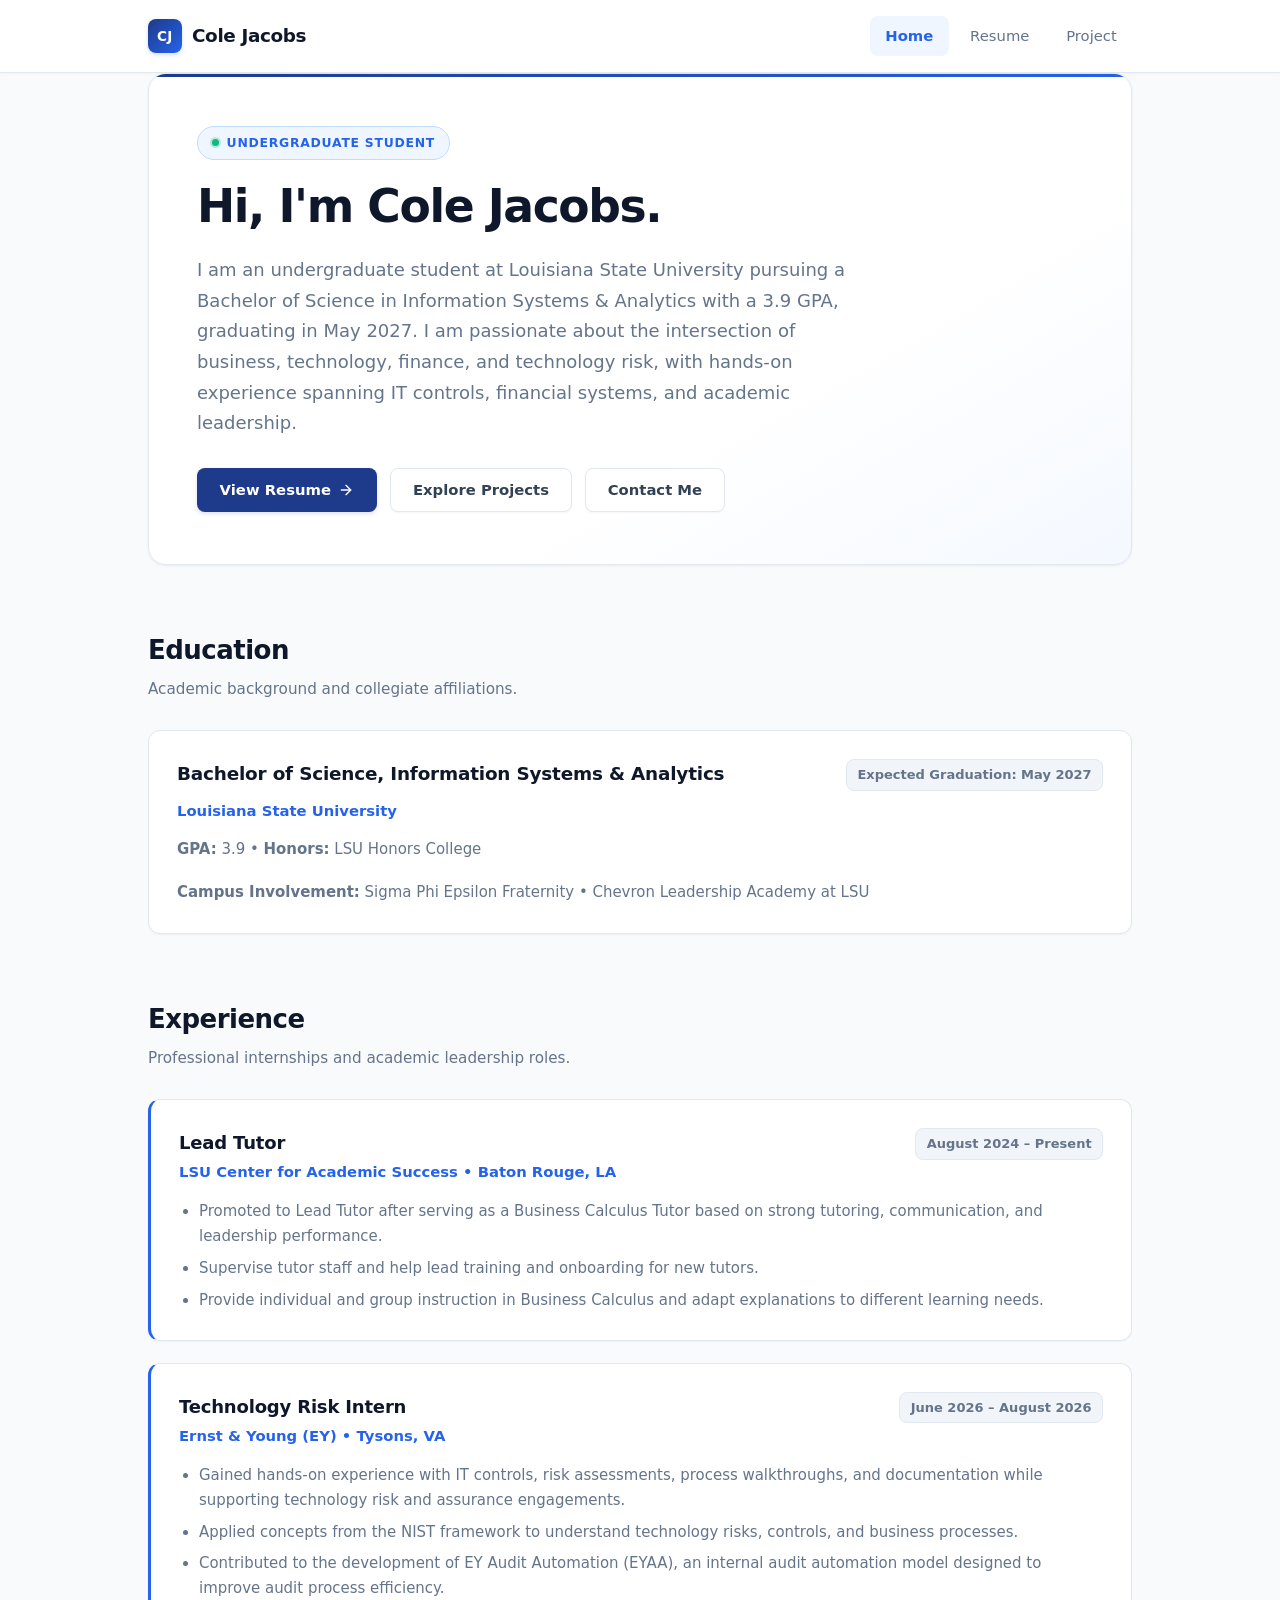
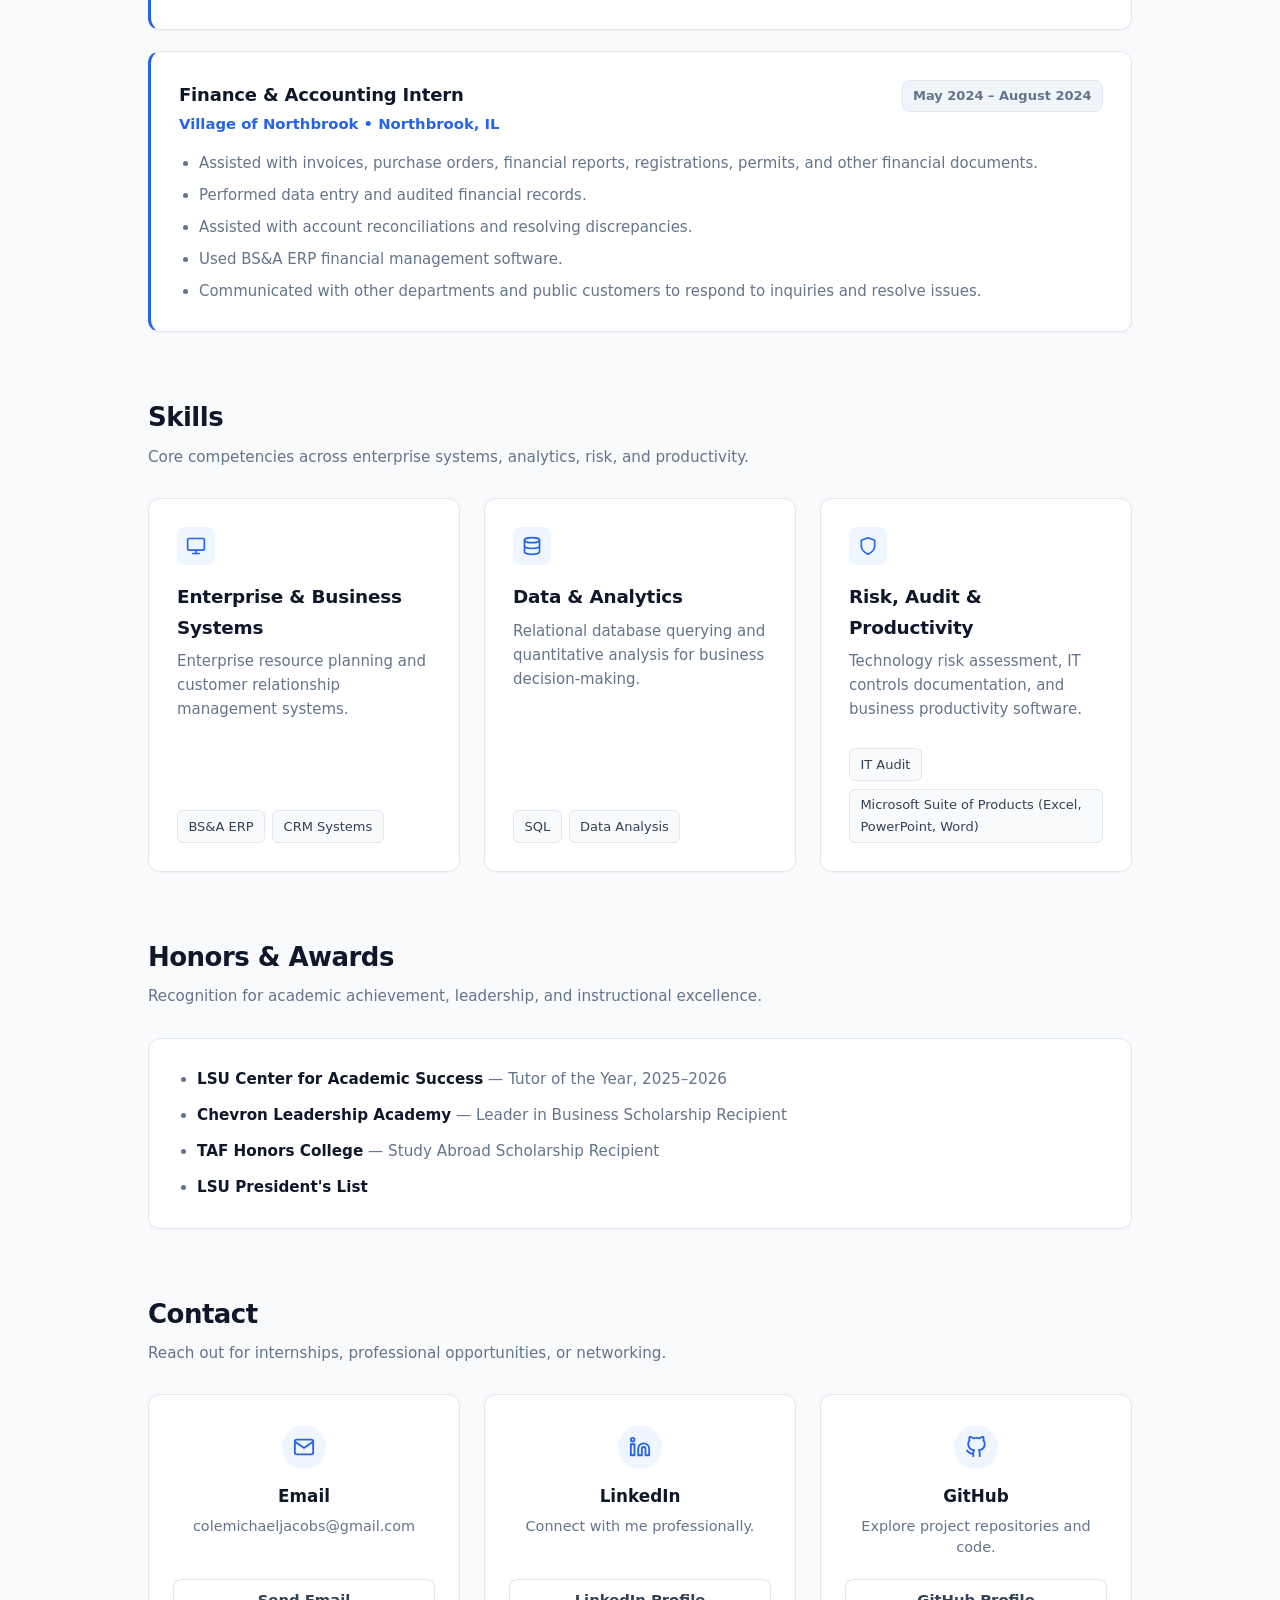
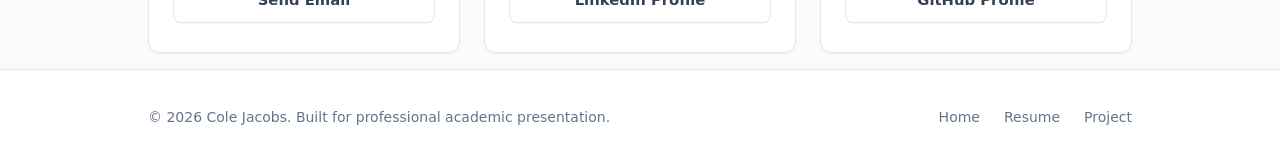
<file: index.html>
<!DOCTYPE html>
<html lang="en">
<head>
  <meta charset="UTF-8">
  <meta name="viewport" content="width=device-width, initial-scale=1.0">
  <meta name="description" content="Professional student portfolio and personal website for Cole Jacobs.">
  <title>Home | Cole Jacobs</title>
  <link rel="icon" type="image/png" href="favicon.png">
  <link rel="icon" type="image/svg+xml" href="favicon.svg">
  <link rel="shortcut icon" href="favicon.ico">
  <link rel="stylesheet" href="styles.css">
</head>
<body>

  <!-- Site Navigation Header -->
  <header class="site-header">
    <div class="container nav-container">
      <a href="index.html" class="site-logo">
        <span class="logo-mark">CJ</span>
        <span class="logo-text">Cole Jacobs</span>
      </a>
      <nav class="site-nav" aria-label="Main Navigation">
        <ul>
          <li><a href="index.html" class="nav-link active">Home</a></li>
          <li><a href="resume.html" class="nav-link">Resume</a></li>
          <li><a href="project.html" class="nav-link">Project</a></li>
        </ul>
      </nav>
    </div>
  </header>

  <!-- Main Content Area -->
  <main class="container">

    <!-- Profile / Hero Section -->
    <section id="profile" class="section">
      <div class="hero-card">
        <span class="hero-tag">
          <span class="status-dot" aria-hidden="true"></span>
          Undergraduate Student
        </span>
        <h1 class="hero-title">Hi, I'm Cole Jacobs.</h1>
        <p class="hero-description">
          I am an undergraduate student at Louisiana State University pursuing a Bachelor of Science in Information Systems &amp; Analytics with a 3.9 GPA, graduating in May 2027. I am passionate about the intersection of business, technology, finance, and technology risk, with hands-on experience spanning IT controls, financial systems, and academic leadership.
        </p>
        <div class="hero-actions">
          <a href="resume.html" class="btn btn-primary">
            View Resume
            <svg width="16" height="16" viewBox="0 0 24 24" fill="none" stroke="currentColor" stroke-width="2" stroke-linecap="round" stroke-linejoin="round" aria-hidden="true">
              <line x1="5" y1="12" x2="19" y2="12"></line>
              <polyline points="12 5 19 12 12 19"></polyline>
            </svg>
          </a>
          <a href="project.html" class="btn btn-outline">Explore Projects</a>
          <a href="#contact" class="btn btn-outline">Contact Me</a>
        </div>
      </div>
    </section>

    <!-- Education Section -->
    <section id="education" class="section">
      <div class="section-header">
        <h2 class="section-title">Education</h2>
        <p class="section-subtitle">Academic background and collegiate affiliations.</p>
      </div>

      <div class="card">
        <div class="timeline-header">
          <div>
            <h3 class="timeline-role">Bachelor of Science, Information Systems &amp; Analytics</h3>
            <span class="timeline-company">Louisiana State University</span>
          </div>
          <span class="timeline-period">Expected Graduation: May 2027</span>
        </div>
        <p><strong>GPA:</strong> 3.9 &bull; <strong>Honors:</strong> LSU Honors College</p>
        <p><strong>Campus Involvement:</strong> Sigma Phi Epsilon Fraternity &bull; Chevron Leadership Academy at LSU</p>
      </div>
    </section>

    <!-- Experience Section -->
    <section id="experience" class="section">
      <div class="section-header">
        <h2 class="section-title">Experience</h2>
        <p class="section-subtitle">Professional internships and academic leadership roles.</p>
      </div>

      <div class="timeline">
        <article class="timeline-item">
          <div class="timeline-header">
            <div>
              <h3 class="timeline-role">Lead Tutor</h3>
              <span class="timeline-company">LSU Center for Academic Success &bull; Baton Rouge, LA</span>
            </div>
            <span class="timeline-period">August 2024 &ndash; Present</span>
          </div>
          <ul>
            <li>Promoted to Lead Tutor after serving as a Business Calculus Tutor based on strong tutoring, communication, and leadership performance.</li>
            <li>Supervise tutor staff and help lead training and onboarding for new tutors.</li>
            <li>Provide individual and group instruction in Business Calculus and adapt explanations to different learning needs.</li>
          </ul>
        </article>

        <article class="timeline-item">
          <div class="timeline-header">
            <div>
              <h3 class="timeline-role">Technology Risk Intern</h3>
              <span class="timeline-company">Ernst &amp; Young (EY) &bull; Tysons, VA</span>
            </div>
            <span class="timeline-period">June 2026 &ndash; August 2026</span>
          </div>
          <ul>
            <li>Gained hands-on experience with IT controls, risk assessments, process walkthroughs, and documentation while supporting technology risk and assurance engagements.</li>
            <li>Applied concepts from the NIST framework to understand technology risks, controls, and business processes.</li>
            <li>Contributed to the development of EY Audit Automation (EYAA), an internal audit automation model designed to improve audit process efficiency.</li>
          </ul>
        </article>

        <article class="timeline-item">
          <div class="timeline-header">
            <div>
              <h3 class="timeline-role">Finance &amp; Accounting Intern</h3>
              <span class="timeline-company">Village of Northbrook &bull; Northbrook, IL</span>
            </div>
            <span class="timeline-period">May 2024 &ndash; August 2024</span>
          </div>
          <ul>
            <li>Assisted with invoices, purchase orders, financial reports, registrations, permits, and other financial documents.</li>
            <li>Performed data entry and audited financial records.</li>
            <li>Assisted with account reconciliations and resolving discrepancies.</li>
            <li>Used BS&A ERP financial management software.</li>
            <li>Communicated with other departments and public customers to respond to inquiries and resolve issues.</li>
          </ul>
        </article>
      </div>
    </section>

    <!-- Skills Section -->
    <section id="skills" class="section">
      <div class="section-header">
        <h2 class="section-title">Skills</h2>
        <p class="section-subtitle">Core competencies across enterprise systems, analytics, risk, and productivity.</p>
      </div>

      <div class="card-grid">
        <div class="card">
          <div class="card-icon" aria-hidden="true">
            <svg width="20" height="20" viewBox="0 0 24 24" fill="none" stroke="currentColor" stroke-width="2" stroke-linecap="round" stroke-linejoin="round">
              <rect x="2" y="3" width="20" height="14" rx="2" ry="2"></rect>
              <line x1="8" y1="21" x2="16" y2="21"></line>
              <line x1="12" y1="17" x2="12" y2="21"></line>
            </svg>
          </div>
          <h3>Enterprise &amp; Business Systems</h3>
          <p>Enterprise resource planning and customer relationship management systems.</p>
          <div class="skill-tags">
            <span class="badge">BS&amp;A ERP</span>
            <span class="badge">CRM Systems</span>
          </div>
        </div>

        <div class="card">
          <div class="card-icon" aria-hidden="true">
            <svg width="20" height="20" viewBox="0 0 24 24" fill="none" stroke="currentColor" stroke-width="2" stroke-linecap="round" stroke-linejoin="round">
              <ellipse cx="12" cy="5" rx="9" ry="3"></ellipse>
              <path d="M21 12c0 1.66-4 3-9 3s-9-1.34-9-3"></path>
              <path d="M3 5v14c0 1.66 4 3 9 3s9-1.34 9-3V5"></path>
            </svg>
          </div>
          <h3>Data &amp; Analytics</h3>
          <p>Relational database querying and quantitative analysis for business decision-making.</p>
          <div class="skill-tags">
            <span class="badge">SQL</span>
            <span class="badge">Data Analysis</span>
          </div>
        </div>

        <div class="card">
          <div class="card-icon" aria-hidden="true">
            <svg width="20" height="20" viewBox="0 0 24 24" fill="none" stroke="currentColor" stroke-width="2" stroke-linecap="round" stroke-linejoin="round">
              <path d="M12 22s8-4 8-10V5l-8-3-8 3v7c0 6 8 10 8 10z"></path>
            </svg>
          </div>
          <h3>Risk, Audit &amp; Productivity</h3>
          <p>Technology risk assessment, IT controls documentation, and business productivity software.</p>
          <div class="skill-tags">
            <span class="badge">IT Audit</span>
            <span class="badge">Microsoft Suite of Products (Excel, PowerPoint, Word)</span>
          </div>
        </div>
      </div>
    </section>

    <!-- Honors & Awards Section -->
    <section id="honors" class="section">
      <div class="section-header">
        <h2 class="section-title">Honors &amp; Awards</h2>
        <p class="section-subtitle">Recognition for academic achievement, leadership, and instructional excellence.</p>
      </div>

      <div class="card">
        <ul class="honors-list">
          <li><strong>LSU Center for Academic Success</strong> &mdash; Tutor of the Year, 2025&ndash;2026</li>
          <li><strong>Chevron Leadership Academy</strong> &mdash; Leader in Business Scholarship Recipient</li>
          <li><strong>TAF Honors College</strong> &mdash; Study Abroad Scholarship Recipient</li>
          <li><strong>LSU President's List</strong></li>
        </ul>
      </div>
    </section>

    <!-- Contact Section -->
    <section id="contact" class="section">
      <div class="section-header">
        <h2 class="section-title">Contact</h2>
        <p class="section-subtitle">Reach out for internships, professional opportunities, or networking.</p>
      </div>

      <div class="contact-container">
        <div class="contact-card">
          <div class="contact-icon" aria-hidden="true">
            <svg width="22" height="22" viewBox="0 0 24 24" fill="none" stroke="currentColor" stroke-width="2" stroke-linecap="round" stroke-linejoin="round">
              <path d="M4 4h16c1.1 0 2 .9 2 2v12c0 1.1-.9 2-2 2H4c-1.1 0-2-.9-2-2V6c0-1.1.9-2 2-2z"></path>
              <polyline points="22,6 12,13 2,6"></polyline>
            </svg>
          </div>
          <h3>Email</h3>
          <p>colemichaeljacobs@gmail.com</p>
          <a href="mailto:colemichaeljacobs@gmail.com" class="btn btn-outline">Send Email</a>
        </div>

        <div class="contact-card">
          <div class="contact-icon" aria-hidden="true">
            <svg width="22" height="22" viewBox="0 0 24 24" fill="none" stroke="currentColor" stroke-width="2" stroke-linecap="round" stroke-linejoin="round">
              <path d="M16 8a6 6 0 0 1 6 6v7h-4v-7a2 2 0 0 0-2-2 2 2 0 0 0-2 2v7h-4v-7a6 6 0 0 1 6-6z"></path>
              <rect x="2" y="9" width="4" height="12"></rect>
              <circle cx="4" cy="4" r="2"></circle>
            </svg>
          </div>
          <h3>LinkedIn</h3>
          <p>Connect with me professionally.</p>
          <a href="https://www.linkedin.com/in/cole-jacobs-6f7t13p" target="_blank" rel="noopener noreferrer" class="btn btn-outline">LinkedIn Profile</a>
        </div>

        <div class="contact-card">
          <div class="contact-icon" aria-hidden="true">
            <svg width="22" height="22" viewBox="0 0 24 24" fill="none" stroke="currentColor" stroke-width="2" stroke-linecap="round" stroke-linejoin="round">
              <path d="M9 19c-5 1.5-5-2.5-7-3m14 6v-3.87a3.37 3.37 0 0 0-.94-2.61c3.14-.35 6.44-1.54 6.44-7A5.44 5.44 0 0 0 20 4.77 5.07 5.07 0 0 0 19.91 1S18.73.65 16 2.48a13.38 13.38 0 0 0-7 0C6.27.65 5.09 1 5.09 1A5.07 5.07 0 0 0 5 4.77a5.44 5.44 0 0 0-1.5 3.78c0 5.42 3.3 6.61 6.44 7A3.37 3.37 0 0 0 9 18.13V22"></path>
            </svg>
          </div>
          <h3>GitHub</h3>
          <p>Explore project repositories and code.</p>
          <a href="https://github.com/cole7jacobs" target="_blank" rel="noopener noreferrer" class="btn btn-outline">GitHub Profile</a>
        </div>
      </div>
    </section>

  </main>

  <!-- Site Footer -->
  <footer class="site-footer">
    <div class="container footer-content">
      <p>&copy; 2026 Cole Jacobs. Built for professional academic presentation.</p>
      <ul class="footer-links">
        <li><a href="index.html">Home</a></li>
        <li><a href="resume.html">Resume</a></li>
        <li><a href="project.html">Project</a></li>
      </ul>
    </div>
  </footer>

</body>
</html>
</file>
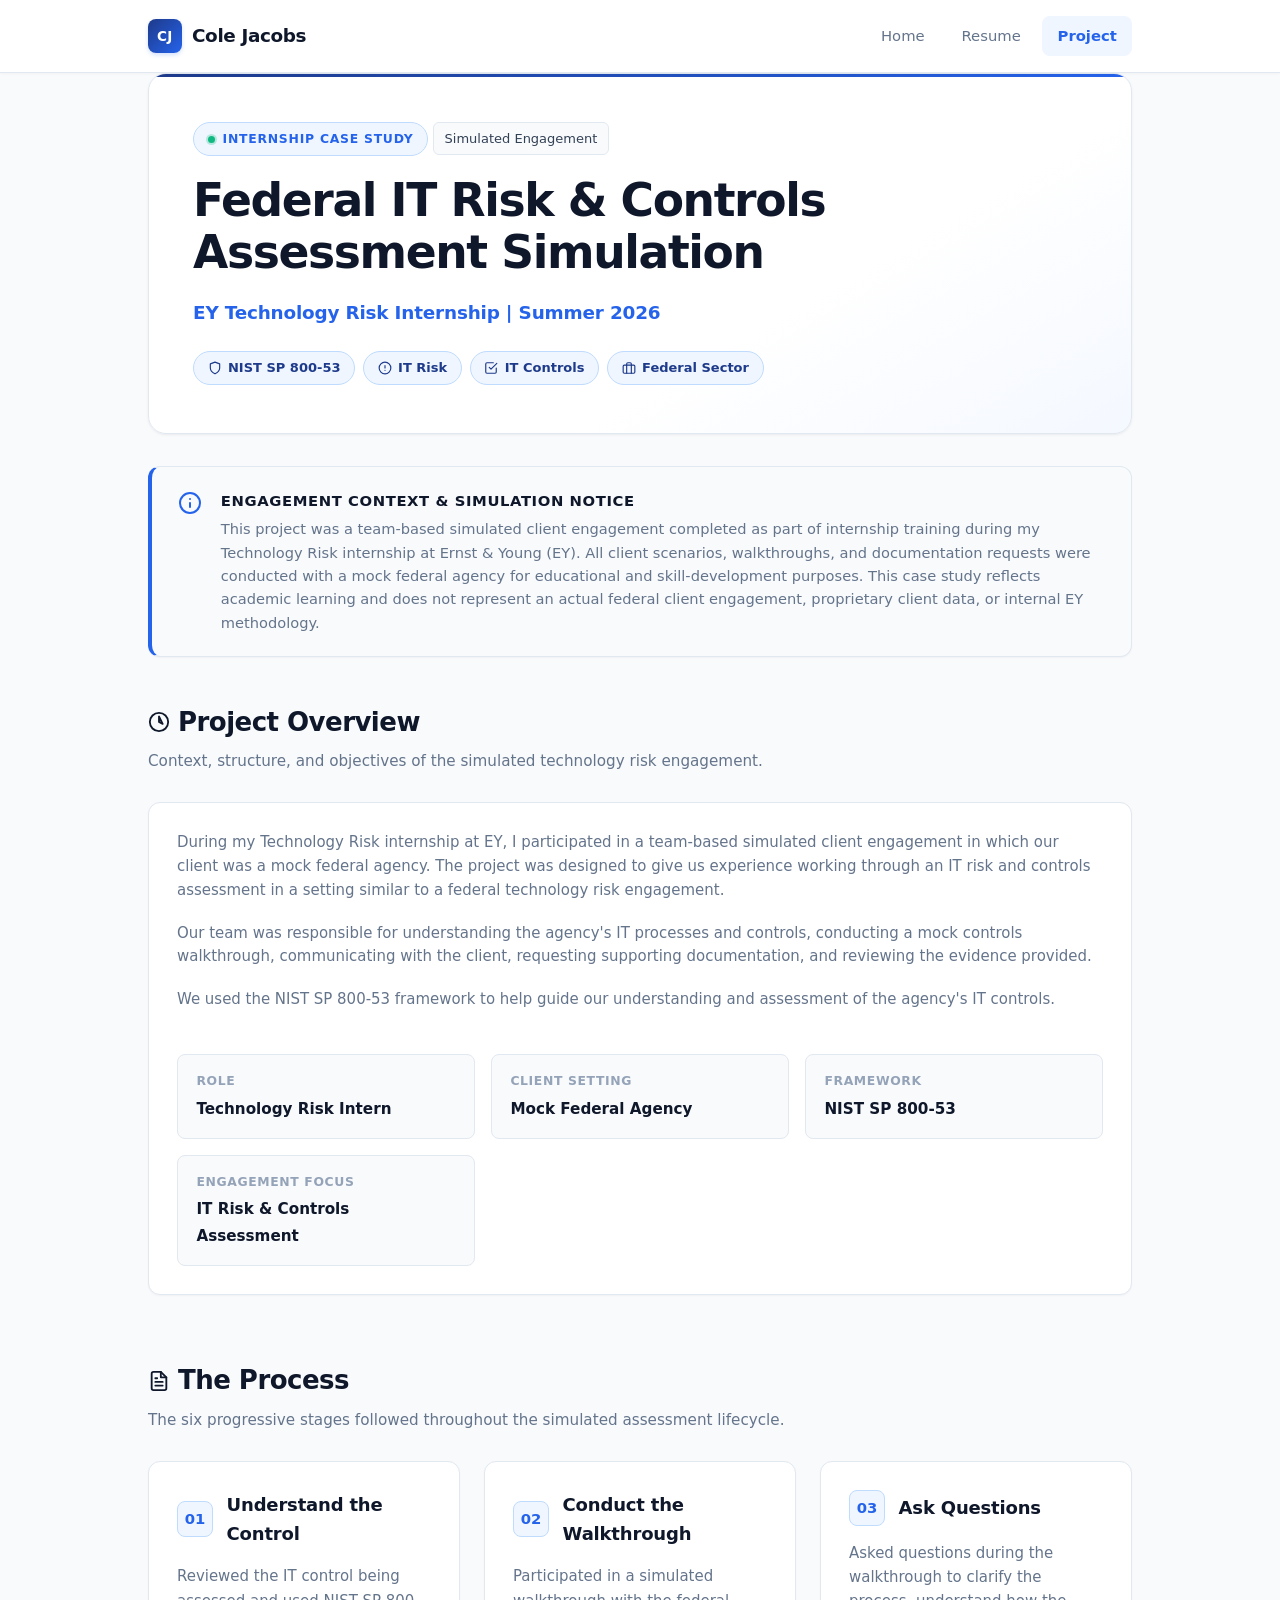
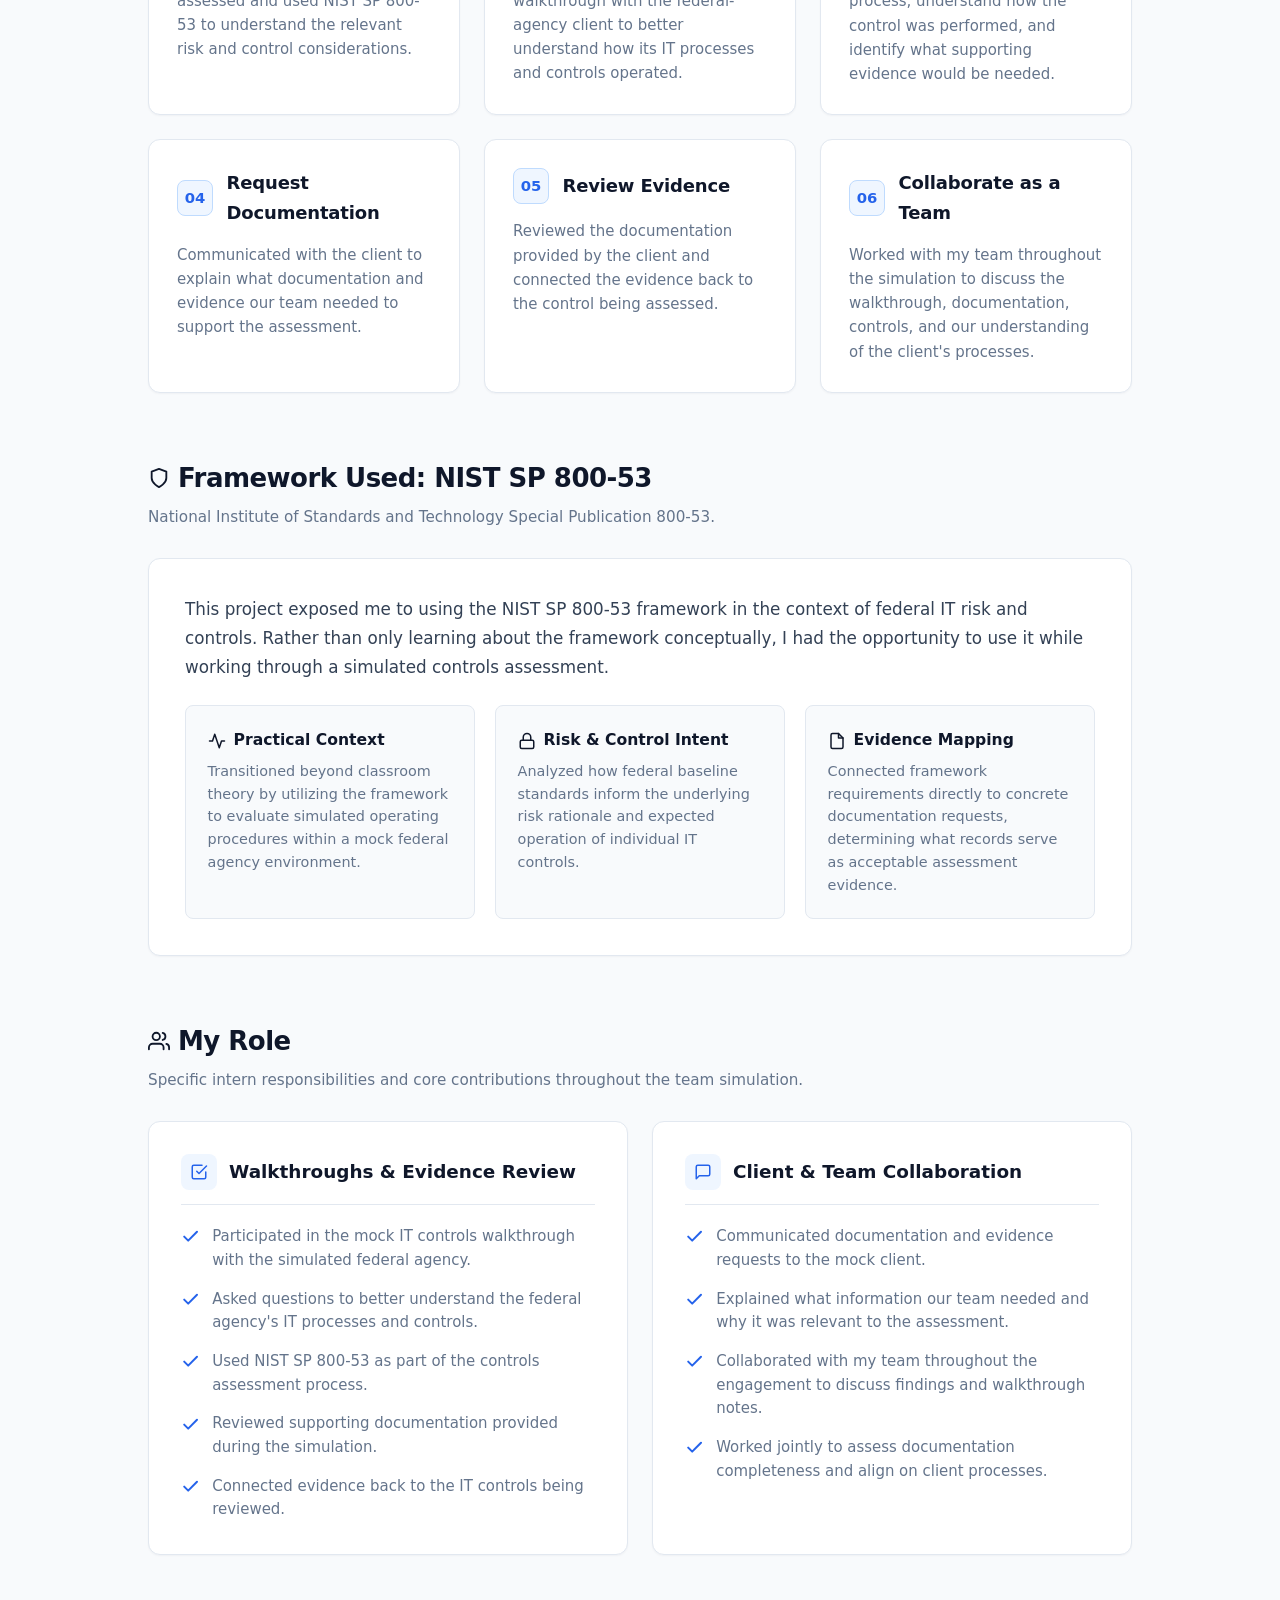
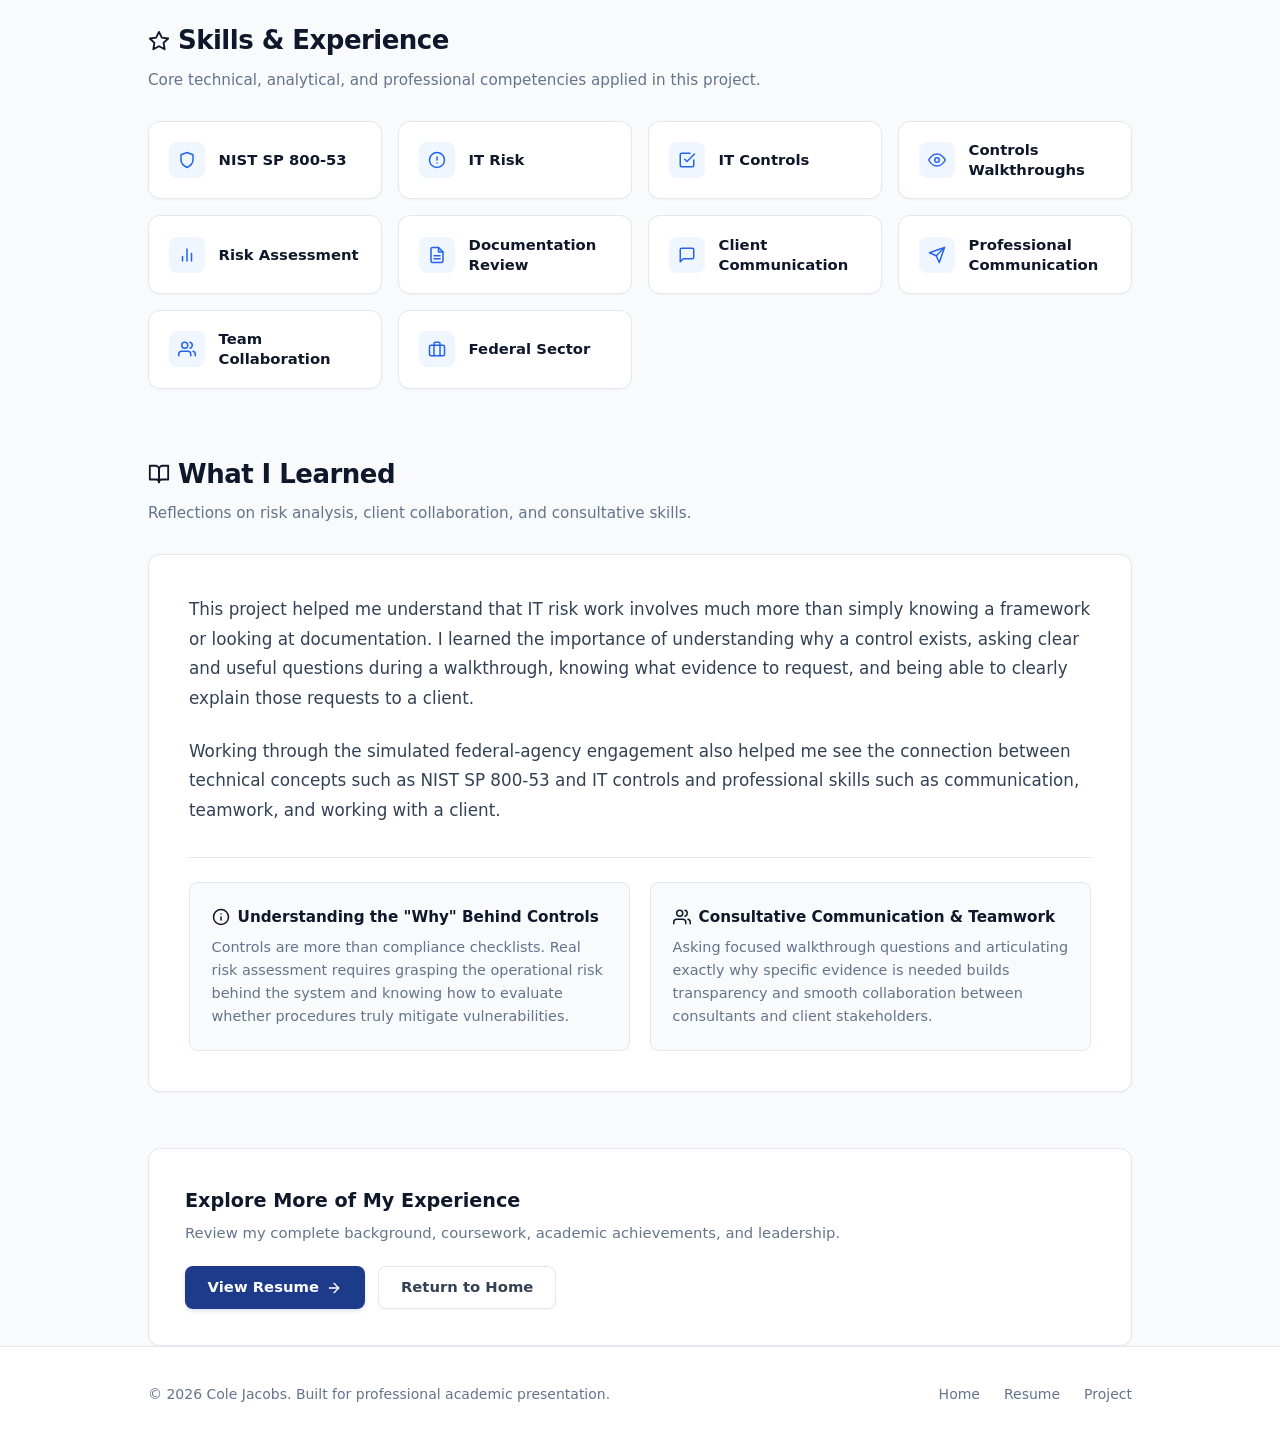
<file: project.html>
<!DOCTYPE html>
<html lang="en">
<head>
  <meta charset="UTF-8">
  <meta name="viewport" content="width=device-width, initial-scale=1.0">
  <meta name="description" content="Case study on a simulated Federal IT Risk & Controls Assessment completed during Cole Jacobs' Summer 2026 Technology Risk Internship at EY.">
  <title>Federal IT Risk &amp; Controls Assessment Simulation | Cole Jacobs</title>
  <link rel="icon" type="image/png" href="favicon.png">
  <link rel="icon" type="image/svg+xml" href="favicon.svg">
  <link rel="shortcut icon" href="favicon.ico">
  <link rel="stylesheet" href="styles.css">
</head>
<body>

  <!-- Site Navigation Header -->
  <header class="site-header">
    <div class="container nav-container">
      <a href="index.html" class="site-logo">
        <span class="logo-mark">CJ</span>
        <span class="logo-text">Cole Jacobs</span>
      </a>
      <nav class="site-nav" aria-label="Main Navigation">
        <ul>
          <li><a href="index.html" class="nav-link">Home</a></li>
          <li><a href="resume.html" class="nav-link">Resume</a></li>
          <li><a href="project.html" class="nav-link active">Project</a></li>
        </ul>
      </nav>
    </div>
  </header>

  <!-- Main Content Area -->
  <main class="container">

    <!-- Project Introduction Hero -->
    <header class="case-study-hero">
      <div class="case-study-meta-top">
        <span class="hero-tag">
          <span class="status-dot" aria-hidden="true"></span>
          Internship Case Study
        </span>
        <span class="badge">Simulated Engagement</span>
      </div>
      <h1 class="hero-title">Federal IT Risk &amp; Controls Assessment Simulation</h1>
      <p class="case-study-subtitle">EY Technology Risk Internship | Summer 2026</p>
      
      <div class="case-study-tags" aria-label="Project tags">
        <span class="case-study-tag">
          <svg width="14" height="14" viewBox="0 0 24 24" fill="none" stroke="currentColor" stroke-width="2" stroke-linecap="round" stroke-linejoin="round" aria-hidden="true">
            <path d="M12 22s8-4 8-10V5l-8-3-8 3v7c0 6 8 10 8 10z"></path>
          </svg>
          NIST SP 800-53
        </span>
        <span class="case-study-tag">
          <svg width="14" height="14" viewBox="0 0 24 24" fill="none" stroke="currentColor" stroke-width="2" stroke-linecap="round" stroke-linejoin="round" aria-hidden="true">
            <circle cx="12" cy="12" r="10"></circle>
            <line x1="12" y1="8" x2="12" y2="12"></line>
            <line x1="12" y1="16" x2="12.01" y2="16"></line>
          </svg>
          IT Risk
        </span>
        <span class="case-study-tag">
          <svg width="14" height="14" viewBox="0 0 24 24" fill="none" stroke="currentColor" stroke-width="2" stroke-linecap="round" stroke-linejoin="round" aria-hidden="true">
            <polyline points="9 11 12 14 22 4"></polyline>
            <path d="M21 12v7a2 2 0 0 1-2 2H5a2 2 0 0 1-2-2V5a2 2 0 0 1 2-2h11"></path>
          </svg>
          IT Controls
        </span>
        <span class="case-study-tag">
          <svg width="14" height="14" viewBox="0 0 24 24" fill="none" stroke="currentColor" stroke-width="2" stroke-linecap="round" stroke-linejoin="round" aria-hidden="true">
            <rect x="2" y="7" width="20" height="14" rx="2" ry="2"></rect>
            <path d="M16 21V5a2 2 0 0 0-2-2h-4a2 2 0 0 0-2 2v16"></path>
          </svg>
          Federal Sector
        </span>
      </div>
    </header>

    <!-- Prominent Simulation Notice / Disclaimer -->
    <aside class="notice-card" aria-label="Academic and Simulation Disclosure">
      <div class="notice-icon" aria-hidden="true">
        <svg width="24" height="24" viewBox="0 0 24 24" fill="none" stroke="currentColor" stroke-width="2" stroke-linecap="round" stroke-linejoin="round">
          <circle cx="12" cy="12" r="10"></circle>
          <line x1="12" y1="16" x2="12" y2="12"></line>
          <line x1="12" y1="8" x2="12.01" y2="8"></line>
        </svg>
      </div>
      <div class="notice-content">
        <h4>Engagement Context &amp; Simulation Notice</h4>
        <p>
          This project was a team-based simulated client engagement completed as part of internship training during my Technology Risk internship at Ernst &amp; Young (EY). All client scenarios, walkthroughs, and documentation requests were conducted with a mock federal agency for educational and skill-development purposes. This case study reflects academic learning and does not represent an actual federal client engagement, proprietary client data, or internal EY methodology.
        </p>
      </div>
    </aside>

    <!-- Project Overview Section -->
    <section id="overview" class="section">
      <div class="section-header">
        <h2 class="section-title">
          <svg width="22" height="22" viewBox="0 0 24 24" fill="none" stroke="currentColor" stroke-width="2" stroke-linecap="round" stroke-linejoin="round" aria-hidden="true">
            <circle cx="12" cy="12" r="10"></circle>
            <polygon points="12 6 12 12 16 14"></polygon>
          </svg>
          Project Overview
        </h2>
        <p class="section-subtitle">Context, structure, and objectives of the simulated technology risk engagement.</p>
      </div>

      <div class="card">
        <p>
          During my Technology Risk internship at EY, I participated in a team-based simulated client engagement in which our client was a mock federal agency. The project was designed to give us experience working through an IT risk and controls assessment in a setting similar to a federal technology risk engagement.
        </p>
        <p>
          Our team was responsible for understanding the agency's IT processes and controls, conducting a mock controls walkthrough, communicating with the client, requesting supporting documentation, and reviewing the evidence provided.
        </p>
        <p>
          We used the NIST SP 800-53 framework to help guide our understanding and assessment of the agency's IT controls.
        </p>

        <div class="meta-grid">
          <div class="meta-item">
            <span class="meta-item-label">Role</span>
            <span class="meta-item-value">Technology Risk Intern</span>
          </div>
          <div class="meta-item">
            <span class="meta-item-label">Client Setting</span>
            <span class="meta-item-value">Mock Federal Agency</span>
          </div>
          <div class="meta-item">
            <span class="meta-item-label">Framework</span>
            <span class="meta-item-value">NIST SP 800-53</span>
          </div>
          <div class="meta-item">
            <span class="meta-item-label">Engagement Focus</span>
            <span class="meta-item-value">IT Risk &amp; Controls Assessment</span>
          </div>
        </div>
      </div>
    </section>

    <!-- The Process Section -->
    <section id="process" class="section">
      <div class="section-header">
        <h2 class="section-title">
          <svg width="22" height="22" viewBox="0 0 24 24" fill="none" stroke="currentColor" stroke-width="2" stroke-linecap="round" stroke-linejoin="round" aria-hidden="true">
            <path d="M14 2H6a2 2 0 0 0-2 2v16a2 2 0 0 0 2 2h12a2 2 0 0 0 2-2V8z"></path>
            <polyline points="14 2 14 8 20 8"></polyline>
            <line x1="16" y1="13" x2="8" y2="13"></line>
            <line x1="16" y1="17" x2="8" y2="17"></line>
            <polyline points="10 9 9 9 8 9"></polyline>
          </svg>
          The Process
        </h2>
        <p class="section-subtitle">The six progressive stages followed throughout the simulated assessment lifecycle.</p>
      </div>

      <div class="process-grid">

        <!-- Stage 1 -->
        <article class="process-card">
          <div class="process-card-header">
            <span class="process-num">01</span>
            <h3>Understand the Control</h3>
          </div>
          <p>
            Reviewed the IT control being assessed and used NIST SP 800-53 to understand the relevant risk and control considerations.
          </p>
        </article>

        <!-- Stage 2 -->
        <article class="process-card">
          <div class="process-card-header">
            <span class="process-num">02</span>
            <h3>Conduct the Walkthrough</h3>
          </div>
          <p>
            Participated in a simulated walkthrough with the federal-agency client to better understand how its IT processes and controls operated.
          </p>
        </article>

        <!-- Stage 3 -->
        <article class="process-card">
          <div class="process-card-header">
            <span class="process-num">03</span>
            <h3>Ask Questions</h3>
          </div>
          <p>
            Asked questions during the walkthrough to clarify the process, understand how the control was performed, and identify what supporting evidence would be needed.
          </p>
        </article>

        <!-- Stage 4 -->
        <article class="process-card">
          <div class="process-card-header">
            <span class="process-num">04</span>
            <h3>Request Documentation</h3>
          </div>
          <p>
            Communicated with the client to explain what documentation and evidence our team needed to support the assessment.
          </p>
        </article>

        <!-- Stage 5 -->
        <article class="process-card">
          <div class="process-card-header">
            <span class="process-num">05</span>
            <h3>Review Evidence</h3>
          </div>
          <p>
            Reviewed the documentation provided by the client and connected the evidence back to the control being assessed.
          </p>
        </article>

        <!-- Stage 6 -->
        <article class="process-card">
          <div class="process-card-header">
            <span class="process-num">06</span>
            <h3>Collaborate as a Team</h3>
          </div>
          <p>
            Worked with my team throughout the simulation to discuss the walkthrough, documentation, controls, and our understanding of the client's processes.
          </p>
        </article>

      </div>
    </section>

    <!-- Framework Used Section -->
    <section id="framework" class="section">
      <div class="section-header">
        <h2 class="section-title">
          <svg width="22" height="22" viewBox="0 0 24 24" fill="none" stroke="currentColor" stroke-width="2" stroke-linecap="round" stroke-linejoin="round" aria-hidden="true">
            <path d="M12 22s8-4 8-10V5l-8-3-8 3v7c0 6 8 10 8 10z"></path>
          </svg>
          Framework Used: NIST SP 800-53
        </h2>
        <p class="section-subtitle">National Institute of Standards and Technology Special Publication 800-53.</p>
      </div>

      <div class="framework-card">
        <p class="framework-lead">
          This project exposed me to using the NIST SP 800-53 framework in the context of federal IT risk and controls. Rather than only learning about the framework conceptually, I had the opportunity to use it while working through a simulated controls assessment.
        </p>

        <div class="framework-highlights">
          <div class="framework-mini-card">
            <h4>
              <svg width="18" height="18" viewBox="0 0 24 24" fill="none" stroke="currentColor" stroke-width="2" stroke-linecap="round" stroke-linejoin="round" aria-hidden="true">
                <polyline points="22 12 18 12 15 21 9 3 6 12 2 12"></polyline>
              </svg>
              Practical Context
            </h4>
            <p>
              Transitioned beyond classroom theory by utilizing the framework to evaluate simulated operating procedures within a mock federal agency environment.
            </p>
          </div>

          <div class="framework-mini-card">
            <h4>
              <svg width="18" height="18" viewBox="0 0 24 24" fill="none" stroke="currentColor" stroke-width="2" stroke-linecap="round" stroke-linejoin="round" aria-hidden="true">
                <rect x="3" y="11" width="18" height="11" rx="2" ry="2"></rect>
                <path d="M7 11V7a5 5 0 0 1 10 0v4"></path>
              </svg>
              Risk &amp; Control Intent
            </h4>
            <p>
              Analyzed how federal baseline standards inform the underlying risk rationale and expected operation of individual IT controls.
            </p>
          </div>

          <div class="framework-mini-card">
            <h4>
              <svg width="18" height="18" viewBox="0 0 24 24" fill="none" stroke="currentColor" stroke-width="2" stroke-linecap="round" stroke-linejoin="round" aria-hidden="true">
                <path d="M14 2H6a2 2 0 0 0-2 2v16a2 2 0 0 0 2 2h12a2 2 0 0 0 2-2V8z"></path>
                <polyline points="14 2 14 8 20 8"></polyline>
              </svg>
              Evidence Mapping
            </h4>
            <p>
              Connected framework requirements directly to concrete documentation requests, determining what records serve as acceptable assessment evidence.
            </p>
          </div>
        </div>
      </div>
    </section>

    <!-- My Role Section -->
    <section id="role" class="section">
      <div class="section-header">
        <h2 class="section-title">
          <svg width="22" height="22" viewBox="0 0 24 24" fill="none" stroke="currentColor" stroke-width="2" stroke-linecap="round" stroke-linejoin="round" aria-hidden="true">
            <path d="M17 21v-2a4 4 0 0 0-4-4H5a4 4 0 0 0-4 4v2"></path>
            <circle cx="9" cy="7" r="4"></circle>
            <path d="M23 21v-2a4 4 0 0 0-3-3.87"></path>
            <path d="M16 3.13a4 4 0 0 1 0 7.75"></path>
          </svg>
          My Role
        </h2>
        <p class="section-subtitle">Specific intern responsibilities and core contributions throughout the team simulation.</p>
      </div>

      <div class="role-grid">

        <div class="role-card">
          <div class="role-card-header">
            <div class="role-card-icon" aria-hidden="true">
              <svg width="18" height="18" viewBox="0 0 24 24" fill="none" stroke="currentColor" stroke-width="2" stroke-linecap="round" stroke-linejoin="round">
                <polyline points="9 11 12 14 22 4"></polyline>
                <path d="M21 12v7a2 2 0 0 1-2 2H5a2 2 0 0 1-2-2V5a2 2 0 0 1 2-2h11"></path>
              </svg>
            </div>
            <h3>Walkthroughs &amp; Evidence Review</h3>
          </div>
          <ul class="role-checklist">
            <li>
              <svg class="role-check-icon" viewBox="0 0 24 24" fill="none" stroke="currentColor" stroke-width="2.5" stroke-linecap="round" stroke-linejoin="round" aria-hidden="true">
                <polyline points="20 6 9 17 4 12"></polyline>
              </svg>
              <span>Participated in the mock IT controls walkthrough with the simulated federal agency.</span>
            </li>
            <li>
              <svg class="role-check-icon" viewBox="0 0 24 24" fill="none" stroke="currentColor" stroke-width="2.5" stroke-linecap="round" stroke-linejoin="round" aria-hidden="true">
                <polyline points="20 6 9 17 4 12"></polyline>
              </svg>
              <span>Asked questions to better understand the federal agency's IT processes and controls.</span>
            </li>
            <li>
              <svg class="role-check-icon" viewBox="0 0 24 24" fill="none" stroke="currentColor" stroke-width="2.5" stroke-linecap="round" stroke-linejoin="round" aria-hidden="true">
                <polyline points="20 6 9 17 4 12"></polyline>
              </svg>
              <span>Used NIST SP 800-53 as part of the controls assessment process.</span>
            </li>
            <li>
              <svg class="role-check-icon" viewBox="0 0 24 24" fill="none" stroke="currentColor" stroke-width="2.5" stroke-linecap="round" stroke-linejoin="round" aria-hidden="true">
                <polyline points="20 6 9 17 4 12"></polyline>
              </svg>
              <span>Reviewed supporting documentation provided during the simulation.</span>
            </li>
            <li>
              <svg class="role-check-icon" viewBox="0 0 24 24" fill="none" stroke="currentColor" stroke-width="2.5" stroke-linecap="round" stroke-linejoin="round" aria-hidden="true">
                <polyline points="20 6 9 17 4 12"></polyline>
              </svg>
              <span>Connected evidence back to the IT controls being reviewed.</span>
            </li>
          </ul>
        </div>

        <div class="role-card">
          <div class="role-card-header">
            <div class="role-card-icon" aria-hidden="true">
              <svg width="18" height="18" viewBox="0 0 24 24" fill="none" stroke="currentColor" stroke-width="2" stroke-linecap="round" stroke-linejoin="round">
                <path d="M21 15a2 2 0 0 1-2 2H7l-4 4V5a2 2 0 0 1 2-2h14a2 2 0 0 1 2 2z"></path>
              </svg>
            </div>
            <h3>Client &amp; Team Collaboration</h3>
          </div>
          <ul class="role-checklist">
            <li>
              <svg class="role-check-icon" viewBox="0 0 24 24" fill="none" stroke="currentColor" stroke-width="2.5" stroke-linecap="round" stroke-linejoin="round" aria-hidden="true">
                <polyline points="20 6 9 17 4 12"></polyline>
              </svg>
              <span>Communicated documentation and evidence requests to the mock client.</span>
            </li>
            <li>
              <svg class="role-check-icon" viewBox="0 0 24 24" fill="none" stroke="currentColor" stroke-width="2.5" stroke-linecap="round" stroke-linejoin="round" aria-hidden="true">
                <polyline points="20 6 9 17 4 12"></polyline>
              </svg>
              <span>Explained what information our team needed and why it was relevant to the assessment.</span>
            </li>
            <li>
              <svg class="role-check-icon" viewBox="0 0 24 24" fill="none" stroke="currentColor" stroke-width="2.5" stroke-linecap="round" stroke-linejoin="round" aria-hidden="true">
                <polyline points="20 6 9 17 4 12"></polyline>
              </svg>
              <span>Collaborated with my team throughout the engagement to discuss findings and walkthrough notes.</span>
            </li>
            <li>
              <svg class="role-check-icon" viewBox="0 0 24 24" fill="none" stroke="currentColor" stroke-width="2.5" stroke-linecap="round" stroke-linejoin="round" aria-hidden="true">
                <polyline points="20 6 9 17 4 12"></polyline>
              </svg>
              <span>Worked jointly to assess documentation completeness and align on client processes.</span>
            </li>
          </ul>
        </div>

      </div>
    </section>

    <!-- Skills & Experience Section -->
    <section id="skills" class="section">
      <div class="section-header">
        <h2 class="section-title">
          <svg width="22" height="22" viewBox="0 0 24 24" fill="none" stroke="currentColor" stroke-width="2" stroke-linecap="round" stroke-linejoin="round" aria-hidden="true">
            <polygon points="12 2 15.09 8.26 22 9.27 17 14.14 18.18 21.02 12 17.77 5.82 21.02 7 14.14 2 9.27 8.91 8.26 12 2"></polygon>
          </svg>
          Skills &amp; Experience
        </h2>
        <p class="section-subtitle">Core technical, analytical, and professional competencies applied in this project.</p>
      </div>

      <div class="skills-showcase">

        <div class="skill-pill-card">
          <div class="skill-pill-icon" aria-hidden="true">
            <svg width="18" height="18" viewBox="0 0 24 24" fill="none" stroke="currentColor" stroke-width="2" stroke-linecap="round" stroke-linejoin="round">
              <path d="M12 22s8-4 8-10V5l-8-3-8 3v7c0 6 8 10 8 10z"></path>
            </svg>
          </div>
          <span class="skill-pill-text">NIST SP 800-53</span>
        </div>

        <div class="skill-pill-card">
          <div class="skill-pill-icon" aria-hidden="true">
            <svg width="18" height="18" viewBox="0 0 24 24" fill="none" stroke="currentColor" stroke-width="2" stroke-linecap="round" stroke-linejoin="round">
              <circle cx="12" cy="12" r="10"></circle>
              <line x1="12" y1="8" x2="12" y2="12"></line>
              <line x1="12" y1="16" x2="12.01" y2="16"></line>
            </svg>
          </div>
          <span class="skill-pill-text">IT Risk</span>
        </div>

        <div class="skill-pill-card">
          <div class="skill-pill-icon" aria-hidden="true">
            <svg width="18" height="18" viewBox="0 0 24 24" fill="none" stroke="currentColor" stroke-width="2" stroke-linecap="round" stroke-linejoin="round">
              <polyline points="9 11 12 14 22 4"></polyline>
              <path d="M21 12v7a2 2 0 0 1-2 2H5a2 2 0 0 1-2-2V5a2 2 0 0 1 2-2h11"></path>
            </svg>
          </div>
          <span class="skill-pill-text">IT Controls</span>
        </div>

        <div class="skill-pill-card">
          <div class="skill-pill-icon" aria-hidden="true">
            <svg width="18" height="18" viewBox="0 0 24 24" fill="none" stroke="currentColor" stroke-width="2" stroke-linecap="round" stroke-linejoin="round">
              <path d="M1 12s4-8 11-8 11 8 11 8-4 8-11 8-11-8-11-8z"></path>
              <circle cx="12" cy="12" r="3"></circle>
            </svg>
          </div>
          <span class="skill-pill-text">Controls Walkthroughs</span>
        </div>

        <div class="skill-pill-card">
          <div class="skill-pill-icon" aria-hidden="true">
            <svg width="18" height="18" viewBox="0 0 24 24" fill="none" stroke="currentColor" stroke-width="2" stroke-linecap="round" stroke-linejoin="round">
              <line x1="18" y1="20" x2="18" y2="10"></line>
              <line x1="12" y1="20" x2="12" y2="4"></line>
              <line x1="6" y1="20" x2="6" y2="14"></line>
            </svg>
          </div>
          <span class="skill-pill-text">Risk Assessment</span>
        </div>

        <div class="skill-pill-card">
          <div class="skill-pill-icon" aria-hidden="true">
            <svg width="18" height="18" viewBox="0 0 24 24" fill="none" stroke="currentColor" stroke-width="2" stroke-linecap="round" stroke-linejoin="round">
              <path d="M14 2H6a2 2 0 0 0-2 2v16a2 2 0 0 0 2 2h12a2 2 0 0 0 2-2V8z"></path>
              <polyline points="14 2 14 8 20 8"></polyline>
              <line x1="16" y1="13" x2="8" y2="13"></line>
              <line x1="16" y1="17" x2="8" y2="17"></line>
            </svg>
          </div>
          <span class="skill-pill-text">Documentation Review</span>
        </div>

        <div class="skill-pill-card">
          <div class="skill-pill-icon" aria-hidden="true">
            <svg width="18" height="18" viewBox="0 0 24 24" fill="none" stroke="currentColor" stroke-width="2" stroke-linecap="round" stroke-linejoin="round">
              <path d="M21 15a2 2 0 0 1-2 2H7l-4 4V5a2 2 0 0 1 2-2h14a2 2 0 0 1 2 2z"></path>
            </svg>
          </div>
          <span class="skill-pill-text">Client Communication</span>
        </div>

        <div class="skill-pill-card">
          <div class="skill-pill-icon" aria-hidden="true">
            <svg width="18" height="18" viewBox="0 0 24 24" fill="none" stroke="currentColor" stroke-width="2" stroke-linecap="round" stroke-linejoin="round">
              <path d="M22 2L11 13"></path>
              <polygon points="22 2 15 22 11 13 2 9 22 2"></polygon>
            </svg>
          </div>
          <span class="skill-pill-text">Professional Communication</span>
        </div>

        <div class="skill-pill-card">
          <div class="skill-pill-icon" aria-hidden="true">
            <svg width="18" height="18" viewBox="0 0 24 24" fill="none" stroke="currentColor" stroke-width="2" stroke-linecap="round" stroke-linejoin="round">
              <path d="M17 21v-2a4 4 0 0 0-4-4H5a4 4 0 0 0-4 4v2"></path>
              <circle cx="9" cy="7" r="4"></circle>
              <path d="M23 21v-2a4 4 0 0 0-3-3.87"></path>
              <path d="M16 3.13a4 4 0 0 1 0 7.75"></path>
            </svg>
          </div>
          <span class="skill-pill-text">Team Collaboration</span>
        </div>

        <div class="skill-pill-card">
          <div class="skill-pill-icon" aria-hidden="true">
            <svg width="18" height="18" viewBox="0 0 24 24" fill="none" stroke="currentColor" stroke-width="2" stroke-linecap="round" stroke-linejoin="round">
              <rect x="2" y="7" width="20" height="14" rx="2" ry="2"></rect>
              <path d="M16 21V5a2 2 0 0 0-2-2h-4a2 2 0 0 0-2 2v16"></path>
            </svg>
          </div>
          <span class="skill-pill-text">Federal Sector</span>
        </div>

      </div>
    </section>

    <!-- What I Learned Section -->
    <section id="learnings" class="section">
      <div class="section-header">
        <h2 class="section-title">
          <svg width="22" height="22" viewBox="0 0 24 24" fill="none" stroke="currentColor" stroke-width="2" stroke-linecap="round" stroke-linejoin="round" aria-hidden="true">
            <path d="M2 3h6a4 4 0 0 1 4 4v14a3 3 0 0 0-3-3H2z"></path>
            <path d="M22 3h-6a4 4 0 0 0-4 4v14a3 3 0 0 1 3-3h7z"></path>
          </svg>
          What I Learned
        </h2>
        <p class="section-subtitle">Reflections on risk analysis, client collaboration, and consultative skills.</p>
      </div>

      <div class="reflection-card">
        <p class="reflection-quote">
          This project helped me understand that IT risk work involves much more than simply knowing a framework or looking at documentation. I learned the importance of understanding why a control exists, asking clear and useful questions during a walkthrough, knowing what evidence to request, and being able to clearly explain those requests to a client.
        </p>
        <p class="reflection-quote">
          Working through the simulated federal-agency engagement also helped me see the connection between technical concepts such as NIST SP 800-53 and IT controls and professional skills such as communication, teamwork, and working with a client.
        </p>

        <div class="reflection-pillars">
          <div class="reflection-pillar">
            <h4>
              <svg width="18" height="18" viewBox="0 0 24 24" fill="none" stroke="currentColor" stroke-width="2" stroke-linecap="round" stroke-linejoin="round" aria-hidden="true">
                <circle cx="12" cy="12" r="10"></circle>
                <line x1="12" y1="16" x2="12" y2="12"></line>
                <line x1="12" y1="8" x2="12.01" y2="8"></line>
              </svg>
              Understanding the "Why" Behind Controls
            </h4>
            <p>
              Controls are more than compliance checklists. Real risk assessment requires grasping the operational risk behind the system and knowing how to evaluate whether procedures truly mitigate vulnerabilities.
            </p>
          </div>

          <div class="reflection-pillar">
            <h4>
              <svg width="18" height="18" viewBox="0 0 24 24" fill="none" stroke="currentColor" stroke-width="2" stroke-linecap="round" stroke-linejoin="round" aria-hidden="true">
                <path d="M17 21v-2a4 4 0 0 0-4-4H5a4 4 0 0 0-4 4v2"></path>
                <circle cx="9" cy="7" r="4"></circle>
                <path d="M23 21v-2a4 4 0 0 0-3-3.87"></path>
                <path d="M16 3.13a4 4 0 0 1 0 7.75"></path>
              </svg>
              Consultative Communication &amp; Teamwork
            </h4>
            <p>
              Asking focused walkthrough questions and articulating exactly why specific evidence is needed builds transparency and smooth collaboration between consultants and client stakeholders.
            </p>
          </div>
        </div>
      </div>
    </section>

    <!-- Case Study Navigation Footer Callout -->
    <nav class="case-study-nav" aria-label="Page navigation">
      <div class="case-study-nav-text">
        <h3>Explore More of My Experience</h3>
        <p>Review my complete background, coursework, academic achievements, and leadership.</p>
      </div>
      <div class="case-study-nav-actions">
        <a href="resume.html" class="btn btn-primary">
          View Resume
          <svg width="16" height="16" viewBox="0 0 24 24" fill="none" stroke="currentColor" stroke-width="2" stroke-linecap="round" stroke-linejoin="round" aria-hidden="true">
            <line x1="5" y1="12" x2="19" y2="12"></line>
            <polyline points="12 5 19 12 12 19"></polyline>
          </svg>
        </a>
        <a href="index.html" class="btn btn-outline">Return to Home</a>
      </div>
    </nav>

  </main>

  <!-- Site Footer -->
  <footer class="site-footer">
    <div class="container footer-content">
      <p>&copy; 2026 Cole Jacobs. Built for professional academic presentation.</p>
      <ul class="footer-links">
        <li><a href="index.html">Home</a></li>
        <li><a href="resume.html">Resume</a></li>
        <li><a href="project.html">Project</a></li>
      </ul>
    </div>
  </footer>

</body>
</html>
</file>
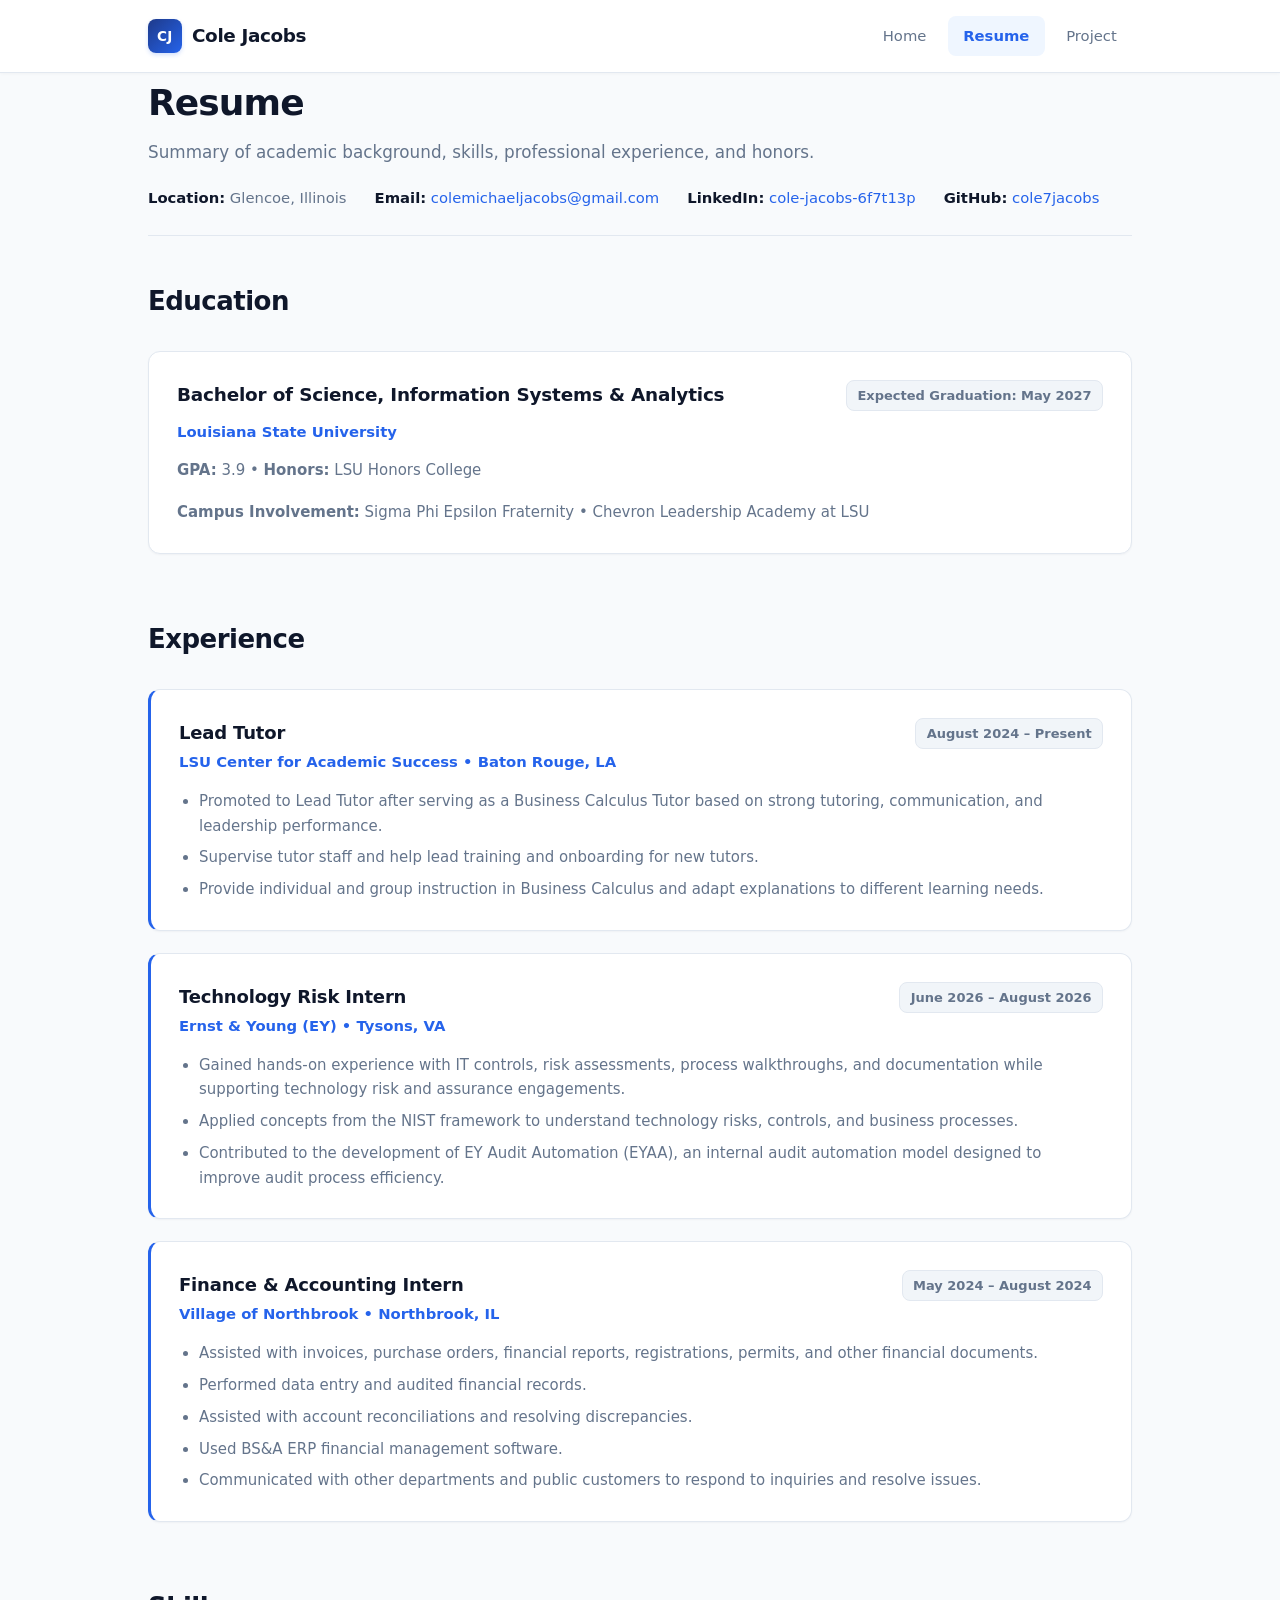
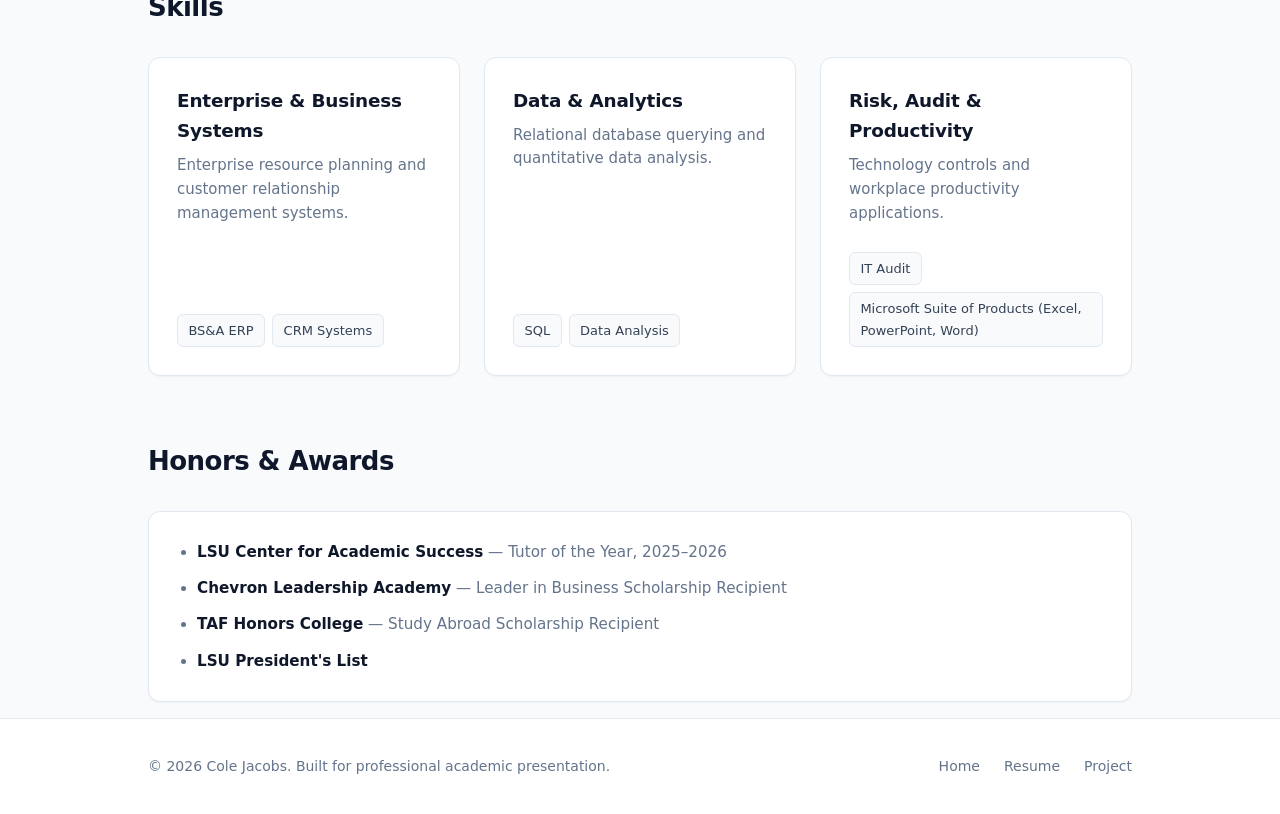
<file: resume.html>
<!DOCTYPE html>
<html lang="en">
<head>
  <meta charset="UTF-8">
  <meta name="viewport" content="width=device-width, initial-scale=1.0">
  <meta name="description" content="Resume of Cole Jacobs - Education, skills, and experience.">
  <title>Resume | Cole Jacobs</title>
  <link rel="icon" type="image/png" href="favicon.png">
  <link rel="icon" type="image/svg+xml" href="favicon.svg">
  <link rel="shortcut icon" href="favicon.ico">
  <link rel="stylesheet" href="styles.css">
</head>
<body>

  <!-- Site Navigation Header -->
  <header class="site-header">
    <div class="container nav-container">
      <a href="index.html" class="site-logo">
        <span class="logo-mark">CJ</span>
        <span class="logo-text">Cole Jacobs</span>
      </a>
      <nav class="site-nav" aria-label="Main Navigation">
        <ul>
          <li><a href="index.html" class="nav-link">Home</a></li>
          <li><a href="resume.html" class="nav-link active">Resume</a></li>
          <li><a href="project.html" class="nav-link">Project</a></li>
        </ul>
      </nav>
    </div>
  </header>

  <!-- Main Content Area -->
  <main class="container">

    <!-- Page Header Intro -->
    <header class="page-intro">
      <h1>Resume</h1>
      <p>Summary of academic background, skills, professional experience, and honors.</p>
      <div class="resume-contact-bar">
        <span><strong>Location:</strong> Glencoe, Illinois</span>
        <span><strong>Email:</strong> <a href="mailto:colemichaeljacobs@gmail.com">colemichaeljacobs@gmail.com</a></span>
        <span><strong>LinkedIn:</strong> <a href="https://www.linkedin.com/in/cole-jacobs-6f7t13p" target="_blank" rel="noopener noreferrer">cole-jacobs-6f7t13p</a></span>
        <span><strong>GitHub:</strong> <a href="https://github.com/cole7jacobs" target="_blank" rel="noopener noreferrer">cole7jacobs</a></span>
      </div>
    </header>

    <!-- Education Section -->
    <section class="section">
      <div class="section-header">
        <h2 class="section-title">Education</h2>
      </div>

      <div class="card">
        <div class="timeline-header">
          <div>
            <h3 class="timeline-role">Bachelor of Science, Information Systems &amp; Analytics</h3>
            <span class="timeline-company">Louisiana State University</span>
          </div>
          <span class="timeline-period">Expected Graduation: May 2027</span>
        </div>
        <p><strong>GPA:</strong> 3.9 &bull; <strong>Honors:</strong> LSU Honors College</p>
        <p><strong>Campus Involvement:</strong> Sigma Phi Epsilon Fraternity &bull; Chevron Leadership Academy at LSU</p>
      </div>
    </section>

    <!-- Professional Experience Section -->
    <section class="section">
      <div class="section-header">
        <h2 class="section-title">Experience</h2>
      </div>

      <div class="timeline">
        <article class="timeline-item">
          <div class="timeline-header">
            <div>
              <h3 class="timeline-role">Lead Tutor</h3>
              <span class="timeline-company">LSU Center for Academic Success &bull; Baton Rouge, LA</span>
            </div>
            <span class="timeline-period">August 2024 &ndash; Present</span>
          </div>
          <ul>
            <li>Promoted to Lead Tutor after serving as a Business Calculus Tutor based on strong tutoring, communication, and leadership performance.</li>
            <li>Supervise tutor staff and help lead training and onboarding for new tutors.</li>
            <li>Provide individual and group instruction in Business Calculus and adapt explanations to different learning needs.</li>
          </ul>
        </article>

        <article class="timeline-item">
          <div class="timeline-header">
            <div>
              <h3 class="timeline-role">Technology Risk Intern</h3>
              <span class="timeline-company">Ernst &amp; Young (EY) &bull; Tysons, VA</span>
            </div>
            <span class="timeline-period">June 2026 &ndash; August 2026</span>
          </div>
          <ul>
            <li>Gained hands-on experience with IT controls, risk assessments, process walkthroughs, and documentation while supporting technology risk and assurance engagements.</li>
            <li>Applied concepts from the NIST framework to understand technology risks, controls, and business processes.</li>
            <li>Contributed to the development of EY Audit Automation (EYAA), an internal audit automation model designed to improve audit process efficiency.</li>
          </ul>
        </article>

        <article class="timeline-item">
          <div class="timeline-header">
            <div>
              <h3 class="timeline-role">Finance &amp; Accounting Intern</h3>
              <span class="timeline-company">Village of Northbrook &bull; Northbrook, IL</span>
            </div>
            <span class="timeline-period">May 2024 &ndash; August 2024</span>
          </div>
          <ul>
            <li>Assisted with invoices, purchase orders, financial reports, registrations, permits, and other financial documents.</li>
            <li>Performed data entry and audited financial records.</li>
            <li>Assisted with account reconciliations and resolving discrepancies.</li>
            <li>Used BS&A ERP financial management software.</li>
            <li>Communicated with other departments and public customers to respond to inquiries and resolve issues.</li>
          </ul>
        </article>
      </div>
    </section>

    <!-- Skills Summary Section -->
    <section class="section">
      <div class="section-header">
        <h2 class="section-title">Skills</h2>
      </div>

      <div class="card-grid">
        <div class="card">
          <h3>Enterprise &amp; Business Systems</h3>
          <p>Enterprise resource planning and customer relationship management systems.</p>
          <div class="skill-tags">
            <span class="badge">BS&amp;A ERP</span>
            <span class="badge">CRM Systems</span>
          </div>
        </div>

        <div class="card">
          <h3>Data &amp; Analytics</h3>
          <p>Relational database querying and quantitative data analysis.</p>
          <div class="skill-tags">
            <span class="badge">SQL</span>
            <span class="badge">Data Analysis</span>
          </div>
        </div>

        <div class="card">
          <h3>Risk, Audit &amp; Productivity</h3>
          <p>Technology controls and workplace productivity applications.</p>
          <div class="skill-tags">
            <span class="badge">IT Audit</span>
            <span class="badge">Microsoft Suite of Products (Excel, PowerPoint, Word)</span>
          </div>
        </div>
      </div>
    </section>

    <!-- Honors & Awards Section -->
    <section class="section">
      <div class="section-header">
        <h2 class="section-title">Honors &amp; Awards</h2>
      </div>

      <div class="card">
        <ul class="honors-list">
          <li><strong>LSU Center for Academic Success</strong> &mdash; Tutor of the Year, 2025&ndash;2026</li>
          <li><strong>Chevron Leadership Academy</strong> &mdash; Leader in Business Scholarship Recipient</li>
          <li><strong>TAF Honors College</strong> &mdash; Study Abroad Scholarship Recipient</li>
          <li><strong>LSU President's List</strong></li>
        </ul>
      </div>
    </section>

  </main>

  <!-- Site Footer -->
  <footer class="site-footer">
    <div class="container footer-content">
      <p>&copy; 2026 Cole Jacobs. Built for professional academic presentation.</p>
      <ul class="footer-links">
        <li><a href="index.html">Home</a></li>
        <li><a href="resume.html">Resume</a></li>
        <li><a href="project.html">Project</a></li>
      </ul>
    </div>
  </footer>

</body>
</html>
</file>
<file: styles.css>
/* ==========================================================================
   Design Tokens & System Variables
   ========================================================================== */
:root {
  /* Color Palette: Professional Deep Slate & Royal Navy */
  --color-primary: #0f172a;           /* Deep Slate 900 for high-contrast headings */
  --color-primary-brand: #1e3a8a;     /* Executive Navy */
  --color-primary-hover: #1e40af;     /* Hover State */
  --color-accent: #2563eb;            /* Modern Royal Blue */
  --color-accent-hover: #1d4ed8;
  --color-accent-subtle: #eff6ff;     /* Soft Blue Tint */
  --color-accent-border: #bfdbfe;     /* Light Blue Border */
  --color-status-active: #10b981;     /* Emerald Green */

  /* Neutral Text & Surface Tones */
  --color-text-main: #334155;         /* Slate 700 - Highly readable body */
  --color-text-muted: #64748b;        /* Slate 500 - Secondary text */
  --color-text-light: #94a3b8;        /* Slate 400 - Tertiary text */
  --color-bg-body: #f8fafc;           /* Slate 50 - Fresh, subtle off-white */
  --color-bg-surface: #ffffff;        /* Pure white for cards */
  --color-bg-surface-subtle: #f1f5f9;  /* Slate 100 for tags/pills */
  --color-border: #e2e8f0;            /* Slate 200 - Crisp borders */
  --color-border-hover: #cbd5e1;      /* Slate 300 */

  /* Typography Stack */
  --font-family: system-ui, -apple-system, BlinkMacSystemFont, "Segoe UI", Roboto, "Inter", "Helvetica Neue", Arial, sans-serif;

  /* Layout & Geometry */
  --max-width: 1040px;
  --border-radius-xs: 4px;
  --border-radius-sm: 8px;
  --border-radius-md: 12px;
  --border-radius-lg: 18px;
  --border-radius-full: 9999px;

  /* Multi-Layered Natural Shadows */
  --shadow-xs: 0 1px 2px 0 rgba(15, 23, 42, 0.04);
  --shadow-sm: 0 1px 3px 0 rgba(15, 23, 42, 0.06), 0 1px 2px -1px rgba(15, 23, 42, 0.04);
  --shadow-md: 0 4px 6px -1px rgba(15, 23, 42, 0.06), 0 2px 4px -2px rgba(15, 23, 42, 0.04);
  --shadow-lg: 0 10px 15px -3px rgba(15, 23, 42, 0.06), 0 4px 6px -4px rgba(15, 23, 42, 0.03);
  --shadow-hover: 0 12px 24px -4px rgba(15, 23, 42, 0.09), 0 4px 8px -3px rgba(15, 23, 42, 0.04);

  /* Transitions */
  --transition-fast: all 0.15s ease;
  --transition: all 0.22s cubic-bezier(0.16, 1, 0.3, 1);
}

/* ==========================================================================
   Reset & Global Base Styles
   ========================================================================== */
*, *::before, *::after {
  box-sizing: border-box;
  margin: 0;
  padding: 0;
}

html {
  scroll-behavior: smooth;
  -webkit-text-size-adjust: 100%;
}

body {
  font-family: var(--font-family);
  background-color: var(--color-bg-body);
  color: var(--color-text-main);
  line-height: 1.65;
  min-height: 100vh;
  display: flex;
  flex-direction: column;
  -webkit-font-smoothing: antialiased;
  -moz-osx-font-smoothing: grayscale;
  text-rendering: optimizeLegibility;
}

a {
  color: var(--color-accent);
  text-decoration: none;
  transition: var(--transition-fast);
}

a:hover {
  color: var(--color-primary-hover);
}

a:focus-visible,
button:focus-visible,
[role="button"]:focus-visible {
  outline: 2px solid var(--color-accent);
  outline-offset: 3px;
  border-radius: var(--border-radius-xs);
  box-shadow: 0 0 0 4px rgba(37, 99, 235, 0.18);
}

img {
  max-width: 100%;
  display: block;
}

/* ==========================================================================
   Layout Containers
   ========================================================================== */
.container {
  width: 100%;
  max-width: var(--max-width);
  margin: 0 auto;
  padding: 0 1.75rem;
}

main {
  flex: 1;
  padding: 2.75rem 0 4.5rem;
}

/* ==========================================================================
   Navigation Bar
   ========================================================================== */
.site-header {
  background-color: rgba(255, 255, 255, 0.94);
  backdrop-filter: blur(12px);
  -webkit-backdrop-filter: blur(12px);
  border-bottom: 1px solid var(--color-border);
  position: sticky;
  top: 0;
  z-index: 100;
  box-shadow: 0 1px 3px rgba(15, 23, 42, 0.03);
  transition: var(--transition);
}

.nav-container {
  display: flex;
  align-items: center;
  justify-content: space-between;
  height: 4.5rem;
}

.site-logo {
  display: inline-flex;
  align-items: center;
  gap: 0.65rem;
  font-size: 1.15rem;
  font-weight: 700;
  color: var(--color-primary);
  letter-spacing: -0.02em;
  text-decoration: none;
  transition: var(--transition-fast);
}

.site-logo:hover {
  color: var(--color-accent);
  text-decoration: none;
}

.logo-mark {
  display: inline-flex;
  align-items: center;
  justify-content: center;
  width: 2.1rem;
  height: 2.1rem;
  background: linear-gradient(135deg, var(--color-primary-brand) 0%, var(--color-accent) 100%);
  color: #ffffff;
  font-size: 0.85rem;
  font-weight: 700;
  letter-spacing: 0.02em;
  border-radius: var(--border-radius-sm);
  box-shadow: 0 2px 4px rgba(37, 99, 235, 0.2);
  flex-shrink: 0;
}

.site-nav ul {
  display: flex;
  align-items: center;
  list-style: none;
  gap: 0.4rem;
}

.nav-link {
  font-weight: 500;
  font-size: 0.925rem;
  color: var(--color-text-muted);
  padding: 0.5rem 0.95rem;
  border-radius: var(--border-radius-sm);
  transition: var(--transition-fast);
  display: inline-flex;
  align-items: center;
}

.nav-link:hover {
  color: var(--color-primary);
  background-color: var(--color-bg-surface-subtle);
  text-decoration: none;
}

.nav-link.active {
  color: var(--color-accent);
  background-color: var(--color-accent-subtle);
  font-weight: 600;
}

/* ==========================================================================
   Page Headers & Sections
   ========================================================================== */
.page-intro {
  margin-bottom: 2.75rem;
  padding-bottom: 1.5rem;
  border-bottom: 1px solid var(--color-border);
}

.page-intro h1 {
  font-size: 2.25rem;
  font-weight: 800;
  letter-spacing: -0.025em;
  color: var(--color-primary);
  margin-bottom: 0.4rem;
}

.page-intro p {
  color: var(--color-text-muted);
  font-size: 1.05rem;
}

.section {
  margin-bottom: 4rem;
}

.section:last-of-type {
  margin-bottom: 1rem;
}

.section-header {
  margin-bottom: 1.75rem;
}

.section-title {
  font-size: 1.625rem;
  font-weight: 700;
  color: var(--color-primary);
  letter-spacing: -0.02em;
  display: inline-flex;
  align-items: center;
  gap: 0.5rem;
}

.section-subtitle {
  color: var(--color-text-muted);
  font-size: 0.95rem;
  margin-top: 0.35rem;
}

/* ==========================================================================
   Hero / Profile Section
   ========================================================================== */
.hero-card {
  background: linear-gradient(150deg, #ffffff 0%, #ffffff 65%, #f4f8ff 100%);
  border: 1px solid var(--color-border);
  border-radius: var(--border-radius-lg);
  padding: 3.25rem 3rem;
  display: flex;
  flex-direction: column;
  gap: 1.35rem;
  box-shadow: var(--shadow-sm);
  position: relative;
  overflow: hidden;
  transition: var(--transition);
}

.hero-card::after {
  content: "";
  position: absolute;
  top: 0;
  left: 0;
  right: 0;
  height: 3px;
  background: linear-gradient(90deg, var(--color-primary-brand), var(--color-accent));
}

.hero-tag {
  display: inline-flex;
  align-items: center;
  gap: 0.5rem;
  align-self: flex-start;
  font-size: 0.775rem;
  font-weight: 600;
  text-transform: uppercase;
  letter-spacing: 0.06em;
  color: var(--color-accent);
  background-color: var(--color-accent-subtle);
  border: 1px solid var(--color-accent-border);
  padding: 0.35rem 0.85rem;
  border-radius: var(--border-radius-full);
}

.status-dot {
  width: 7px;
  height: 7px;
  border-radius: 50%;
  background-color: var(--color-status-active);
  display: inline-block;
  box-shadow: 0 0 0 2px rgba(16, 185, 129, 0.25);
}

.hero-title {
  font-size: clamp(2.1rem, 4vw, 2.85rem);
  line-height: 1.15;
  font-weight: 800;
  color: var(--color-primary);
  letter-spacing: -0.03em;
}

.hero-description {
  font-size: 1.125rem;
  line-height: 1.7;
  color: var(--color-text-muted);
  max-width: 680px;
}

.hero-actions {
  display: flex;
  flex-wrap: wrap;
  align-items: center;
  gap: 0.85rem;
  margin-top: 0.5rem;
}

/* ==========================================================================
   Buttons
   ========================================================================== */
.btn {
  display: inline-flex;
  align-items: center;
  justify-content: center;
  gap: 0.45rem;
  font-weight: 600;
  font-size: 0.925rem;
  padding: 0.65rem 1.35rem;
  border-radius: var(--border-radius-sm);
  border: 1px solid transparent;
  cursor: pointer;
  transition: var(--transition);
  text-decoration: none;
  line-height: 1.4;
  white-space: nowrap;
}

.btn svg {
  flex-shrink: 0;
  transition: transform 0.2s ease;
}

.btn-primary {
  background-color: var(--color-primary-brand);
  color: #ffffff;
  box-shadow: 0 2px 4px rgba(30, 58, 138, 0.15);
}

.btn-primary:hover {
  background-color: var(--color-primary-hover);
  color: #ffffff;
  text-decoration: none;
  transform: translateY(-1px);
  box-shadow: 0 6px 12px rgba(30, 58, 138, 0.25);
}

.btn-primary:hover svg {
  transform: translateX(2px);
}

.btn-outline {
  background-color: #ffffff;
  border-color: var(--color-border);
  color: var(--color-text-main);
  box-shadow: var(--shadow-xs);
}

.btn-outline:hover {
  background-color: var(--color-bg-surface-subtle);
  border-color: var(--color-border-hover);
  color: var(--color-primary);
  text-decoration: none;
  transform: translateY(-1px);
  box-shadow: var(--shadow-sm);
}

/* ==========================================================================
   Card Layouts & Skills Grid
   ========================================================================== */
.card-grid {
  display: grid;
  grid-template-columns: repeat(auto-fit, minmax(280px, 1fr));
  gap: 1.5rem;
}

.card {
  background-color: var(--color-bg-surface);
  border: 1px solid var(--color-border);
  border-radius: var(--border-radius-md);
  padding: 1.75rem;
  box-shadow: var(--shadow-xs);
  transition: var(--transition);
  display: flex;
  flex-direction: column;
}

.card:hover {
  border-color: var(--color-border-hover);
  box-shadow: var(--shadow-hover);
  transform: translateY(-2px);
}

.card-icon {
  width: 2.35rem;
  height: 2.35rem;
  display: inline-flex;
  align-items: center;
  justify-content: center;
  background-color: var(--color-accent-subtle);
  color: var(--color-accent);
  border-radius: var(--border-radius-sm);
  margin-bottom: 1.1rem;
}

.card h3 {
  font-size: 1.15rem;
  font-weight: 700;
  color: var(--color-primary);
  margin-bottom: 0.45rem;
  letter-spacing: -0.01em;
}

.card p {
  color: var(--color-text-muted);
  font-size: 0.935rem;
  line-height: 1.6;
  margin-bottom: 1.15rem;
}

.card p:last-child {
  margin-bottom: 0;
}

/* Skills Badges */
.skill-tags {
  display: flex;
  flex-wrap: wrap;
  gap: 0.45rem;
  margin-top: auto;
  padding-top: 0.5rem;
}

.badge {
  display: inline-block;
  font-size: 0.8125rem;
  font-weight: 500;
  padding: 0.3rem 0.65rem;
  background-color: #f8fafc;
  color: #334155;
  border: 1px solid var(--color-border);
  border-radius: 6px;
  transition: var(--transition-fast);
}

.badge:hover {
  background-color: #f1f5f9;
  border-color: var(--color-border-hover);
  color: var(--color-primary);
}

/* ==========================================================================
   Timeline / Experience Cards
   ========================================================================== */
.timeline {
  display: flex;
  flex-direction: column;
  gap: 1.35rem;
}

.timeline-item {
  background: var(--color-bg-surface);
  border: 1px solid var(--color-border);
  border-left: 3px solid var(--color-accent);
  border-radius: var(--border-radius-md);
  padding: 1.75rem;
  box-shadow: var(--shadow-xs);
  transition: var(--transition);
}

.timeline-item:hover {
  border-color: var(--color-border-hover);
  border-left-color: var(--color-primary-brand);
  box-shadow: var(--shadow-hover);
  transform: translateY(-2px);
}

.timeline-header {
  display: flex;
  justify-content: space-between;
  align-items: flex-start;
  flex-wrap: wrap;
  gap: 0.65rem;
  margin-bottom: 0.85rem;
}

.timeline-role {
  font-size: 1.125rem;
  font-weight: 700;
  color: var(--color-primary);
  letter-spacing: -0.01em;
}

.timeline-company {
  display: inline-block;
  font-size: 0.925rem;
  font-weight: 600;
  color: var(--color-accent);
  margin-top: 0.15rem;
}

.timeline-period {
  font-size: 0.8125rem;
  font-weight: 600;
  color: var(--color-text-muted);
  background-color: var(--color-bg-surface-subtle);
  padding: 0.25rem 0.65rem;
  border-radius: var(--border-radius-sm);
  border: 1px solid var(--color-border);
  white-space: nowrap;
}

.timeline-item ul {
  padding-left: 1.25rem;
  color: var(--color-text-muted);
  font-size: 0.935rem;
  line-height: 1.65;
}

.timeline-item li {
  margin-bottom: 0.45rem;
}

.timeline-item li:last-child {
  margin-bottom: 0;
}

/* ==========================================================================
   Honors & Awards & Extended Resume Helpers
   ========================================================================== */
.honors-list {
  list-style: disc;
  padding-left: 1.25rem;
  color: var(--color-text-main);
  display: flex;
  flex-direction: column;
  gap: 0.75rem;
}

.honors-list li {
  font-size: 0.95rem;
  line-height: 1.6;
  color: var(--color-text-muted);
}

.honors-list li strong {
  color: var(--color-primary);
  font-weight: 600;
}

.resume-contact-bar {
  margin-top: 1.25rem;
  display: flex;
  flex-wrap: wrap;
  gap: 0.85rem 1.75rem;
  font-size: 0.925rem;
  color: var(--color-text-muted);
}

.resume-contact-bar strong {
  color: var(--color-primary);
}

.resume-contact-bar a {
  color: var(--color-accent);
}

.resume-contact-bar a:hover {
  color: var(--color-primary-hover);
  text-decoration: underline;
}

/* ==========================================================================
   Contact Section
   ========================================================================== */
.contact-container {
  display: grid;
  grid-template-columns: repeat(auto-fit, minmax(240px, 1fr));
  gap: 1.5rem;
}

.contact-card {
  background: var(--color-bg-surface);
  border: 1px solid var(--color-border);
  border-radius: var(--border-radius-md);
  padding: 1.85rem 1.5rem;
  text-align: center;
  box-shadow: var(--shadow-xs);
  transition: var(--transition);
  display: flex;
  flex-direction: column;
  align-items: center;
}

.contact-card:hover {
  border-color: var(--color-border-hover);
  box-shadow: var(--shadow-hover);
  transform: translateY(-2px);
}

.contact-icon {
  width: 2.75rem;
  height: 2.75rem;
  display: inline-flex;
  align-items: center;
  justify-content: center;
  background-color: var(--color-accent-subtle);
  color: var(--color-accent);
  border-radius: 50%;
  margin-bottom: 0.85rem;
  transition: var(--transition);
}

.contact-card:hover .contact-icon {
  background-color: var(--color-primary-brand);
  color: #ffffff;
}

.contact-card h3 {
  font-size: 1.05rem;
  font-weight: 700;
  color: var(--color-primary);
  margin-bottom: 0.35rem;
}

.contact-card p {
  font-size: 0.9rem;
  line-height: 1.5;
  color: var(--color-text-muted);
  margin-bottom: 1.25rem;
  flex-grow: 1;
}

.contact-card .btn {
  width: 100%;
}

/* ==========================================================================
   Site Footer
   ========================================================================== */
.site-footer {
  background-color: var(--color-bg-surface);
  border-top: 1px solid var(--color-border);
  padding: 2.25rem 0;
  margin-top: auto;
}

.footer-content {
  display: flex;
  justify-content: space-between;
  align-items: center;
  flex-wrap: wrap;
  gap: 1.25rem;
  font-size: 0.875rem;
  color: var(--color-text-muted);
}

.footer-links {
  display: flex;
  gap: 1.5rem;
  list-style: none;
}

.footer-links a {
  color: var(--color-text-muted);
  font-weight: 500;
  transition: var(--transition-fast);
}

.footer-links a:hover {
  color: var(--color-accent);
  text-decoration: none;
}

/* ==========================================================================
   Responsive Breakpoints
   ========================================================================== */
@media (max-width: 640px) {
  .nav-container {
    flex-direction: column;
    height: auto;
    padding: 1rem 0;
    gap: 0.85rem;
  }

  .site-nav ul {
    gap: 0.25rem;
  }

  .nav-link {
    padding: 0.4rem 0.75rem;
    font-size: 0.875rem;
  }

  .hero-card {
    padding: 2rem 1.5rem;
  }

  .hero-title {
    font-size: 1.85rem;
  }

  .hero-actions {
    flex-direction: column;
    align-items: stretch;
  }

  .hero-actions .btn {
    width: 100%;
  }

  .timeline-header {
    flex-direction: column;
    align-items: flex-start;
  }

  .footer-content {
    flex-direction: column;
    text-align: center;
    gap: 1rem;
  }

  .case-study-hero {
    padding: 2.25rem 1.5rem;
  }

  .case-study-hero .hero-title {
    font-size: 1.85rem;
  }

  .meta-grid {
    grid-template-columns: 1fr;
  }

  .case-study-nav {
    flex-direction: column;
    align-items: flex-start;
  }

  .case-study-nav-actions {
    width: 100%;
  }

  .case-study-nav-actions .btn {
    width: 100%;
  }
}

/* ==========================================================================
   Project Case Study Specific Components
   ========================================================================== */
.case-study-hero {
  background: linear-gradient(150deg, #ffffff 0%, #ffffff 65%, #f4f8ff 100%);
  border: 1px solid var(--color-border);
  border-radius: var(--border-radius-lg);
  padding: 3rem 2.75rem;
  display: flex;
  flex-direction: column;
  gap: 1.15rem;
  box-shadow: var(--shadow-sm);
  position: relative;
  overflow: hidden;
  margin-bottom: 2rem;
}

.case-study-hero::after {
  content: "";
  position: absolute;
  top: 0;
  left: 0;
  right: 0;
  height: 3px;
  background: linear-gradient(90deg, var(--color-primary-brand), var(--color-accent));
}

.case-study-subtitle {
  font-size: 1.15rem;
  font-weight: 600;
  color: var(--color-accent);
  letter-spacing: -0.01em;
}

.case-study-tags {
  display: flex;
  flex-wrap: wrap;
  gap: 0.5rem;
  margin-top: 0.25rem;
}

.case-study-tag {
  display: inline-flex;
  align-items: center;
  gap: 0.4rem;
  font-size: 0.8125rem;
  font-weight: 600;
  color: var(--color-primary-brand);
  background-color: var(--color-accent-subtle);
  border: 1px solid var(--color-accent-border);
  padding: 0.35rem 0.85rem;
  border-radius: var(--border-radius-full);
}

/* Simulation Disclaimer Callout */
.notice-card {
  background-color: #f8fafc;
  border: 1px solid var(--color-border);
  border-left: 4px solid var(--color-accent);
  border-radius: var(--border-radius-md);
  padding: 1.35rem 1.6rem;
  margin-bottom: 2.75rem;
  display: flex;
  align-items: flex-start;
  gap: 1.1rem;
  box-shadow: var(--shadow-xs);
}

.notice-icon {
  flex-shrink: 0;
  width: 1.6rem;
  height: 1.6rem;
  color: var(--color-accent);
  margin-top: 0.15rem;
}

.notice-content h4 {
  font-size: 0.925rem;
  font-weight: 700;
  color: var(--color-primary);
  margin-bottom: 0.25rem;
  text-transform: uppercase;
  letter-spacing: 0.04em;
}

.notice-content p {
  font-size: 0.915rem;
  color: var(--color-text-muted);
  line-height: 1.6;
  margin: 0;
}

/* Overview Meta Cards */
.meta-grid {
  display: grid;
  grid-template-columns: repeat(auto-fit, minmax(220px, 1fr));
  gap: 1rem;
  margin-top: 1.5rem;
}

.meta-item {
  background-color: var(--color-bg-body);
  border: 1px solid var(--color-border);
  border-radius: var(--border-radius-sm);
  padding: 1rem 1.15rem;
}

.meta-item-label {
  font-size: 0.775rem;
  font-weight: 700;
  text-transform: uppercase;
  letter-spacing: 0.05em;
  color: var(--color-text-light);
  display: block;
  margin-bottom: 0.25rem;
}

.meta-item-value {
  font-size: 0.95rem;
  font-weight: 600;
  color: var(--color-primary);
}

/* Process Timeline / Cards Grid */
.process-grid {
  display: grid;
  grid-template-columns: repeat(auto-fit, minmax(310px, 1fr));
  gap: 1.5rem;
}

.process-card {
  background-color: var(--color-bg-surface);
  border: 1px solid var(--color-border);
  border-radius: var(--border-radius-md);
  padding: 1.75rem;
  box-shadow: var(--shadow-xs);
  transition: var(--transition);
  display: flex;
  flex-direction: column;
}

.process-card:hover {
  border-color: var(--color-border-hover);
  box-shadow: var(--shadow-hover);
  transform: translateY(-2px);
}

.process-card-header {
  display: flex;
  align-items: center;
  gap: 0.85rem;
  margin-bottom: 0.95rem;
}

.process-num {
  width: 2.25rem;
  height: 2.25rem;
  border-radius: var(--border-radius-sm);
  background-color: var(--color-accent-subtle);
  color: var(--color-accent);
  font-weight: 700;
  font-size: 0.925rem;
  display: inline-flex;
  align-items: center;
  justify-content: center;
  flex-shrink: 0;
  border: 1px solid var(--color-accent-border);
}

.process-card h3 {
  font-size: 1.125rem;
  font-weight: 700;
  color: var(--color-primary);
  margin: 0;
  letter-spacing: -0.01em;
}

.process-card p {
  color: var(--color-text-muted);
  font-size: 0.935rem;
  line-height: 1.62;
  margin: 0;
}

/* Framework Spotlight Card */
.framework-card {
  background: var(--color-bg-surface);
  border: 1px solid var(--color-border);
  border-radius: var(--border-radius-md);
  padding: 2.25rem;
  box-shadow: var(--shadow-xs);
  display: flex;
  flex-direction: column;
  gap: 1.5rem;
}

.framework-lead {
  font-size: 1.05rem;
  line-height: 1.7;
  color: var(--color-text-main);
  margin: 0;
}

.framework-highlights {
  display: grid;
  grid-template-columns: repeat(auto-fit, minmax(280px, 1fr));
  gap: 1.25rem;
}

.framework-mini-card {
  background-color: var(--color-bg-body);
  border: 1px solid var(--color-border);
  border-radius: var(--border-radius-sm);
  padding: 1.35rem;
}

.framework-mini-card h4 {
  font-size: 0.975rem;
  font-weight: 700;
  color: var(--color-primary);
  margin-bottom: 0.4rem;
  display: flex;
  align-items: center;
  gap: 0.5rem;
}

.framework-mini-card p {
  font-size: 0.9rem;
  color: var(--color-text-muted);
  line-height: 1.58;
  margin: 0;
}

/* My Role Grid */
.role-grid {
  display: grid;
  grid-template-columns: repeat(auto-fit, minmax(320px, 1fr));
  gap: 1.5rem;
}

.role-card {
  background: var(--color-bg-surface);
  border: 1px solid var(--color-border);
  border-radius: var(--border-radius-md);
  padding: 2rem;
  box-shadow: var(--shadow-xs);
}

.role-card-header {
  display: flex;
  align-items: center;
  gap: 0.75rem;
  margin-bottom: 1.25rem;
  padding-bottom: 0.85rem;
  border-bottom: 1px solid var(--color-border);
}

.role-card-icon {
  width: 2.25rem;
  height: 2.25rem;
  background-color: var(--color-accent-subtle);
  color: var(--color-accent);
  border-radius: var(--border-radius-sm);
  display: inline-flex;
  align-items: center;
  justify-content: center;
  flex-shrink: 0;
}

.role-card h3 {
  font-size: 1.15rem;
  font-weight: 700;
  color: var(--color-primary);
  margin: 0;
}

.role-checklist {
  list-style: none;
  padding: 0;
  margin: 0;
  display: flex;
  flex-direction: column;
  gap: 0.95rem;
}

.role-checklist li {
  display: flex;
  align-items: flex-start;
  gap: 0.75rem;
  font-size: 0.935rem;
  line-height: 1.58;
  color: var(--color-text-muted);
}

.role-check-icon {
  flex-shrink: 0;
  width: 1.2rem;
  height: 1.2rem;
  color: var(--color-accent);
  margin-top: 0.15rem;
}

/* Skills Showcase */
.skills-showcase {
  display: grid;
  grid-template-columns: repeat(auto-fit, minmax(200px, 1fr));
  gap: 1rem;
}

.skill-pill-card {
  background: var(--color-bg-surface);
  border: 1px solid var(--color-border);
  border-radius: var(--border-radius-md);
  padding: 1.15rem 1.25rem;
  box-shadow: var(--shadow-xs);
  transition: var(--transition);
  display: flex;
  align-items: center;
  gap: 0.85rem;
}

.skill-pill-card:hover {
  border-color: var(--color-border-hover);
  box-shadow: var(--shadow-sm);
  transform: translateY(-2px);
}

.skill-pill-icon {
  width: 2.25rem;
  height: 2.25rem;
  border-radius: var(--border-radius-sm);
  background-color: var(--color-accent-subtle);
  color: var(--color-accent);
  display: inline-flex;
  align-items: center;
  justify-content: center;
  flex-shrink: 0;
}

.skill-pill-text {
  font-size: 0.925rem;
  font-weight: 600;
  color: var(--color-primary);
  line-height: 1.35;
}

/* What I Learned Reflection Section */
.reflection-card {
  background: var(--color-bg-surface);
  border: 1px solid var(--color-border);
  border-radius: var(--border-radius-md);
  padding: 2.5rem;
  box-shadow: var(--shadow-xs);
  display: flex;
  flex-direction: column;
  gap: 1.5rem;
}

.reflection-quote {
  font-size: 1.05rem;
  line-height: 1.75;
  color: var(--color-text-main);
  margin: 0;
}

.reflection-pillars {
  display: grid;
  grid-template-columns: repeat(auto-fit, minmax(280px, 1fr));
  gap: 1.25rem;
  margin-top: 0.5rem;
  padding-top: 1.5rem;
  border-top: 1px solid var(--color-border);
}

.reflection-pillar {
  background-color: var(--color-bg-body);
  border: 1px solid var(--color-border);
  border-radius: var(--border-radius-sm);
  padding: 1.35rem;
}

.reflection-pillar h4 {
  font-size: 0.95rem;
  font-weight: 700;
  color: var(--color-primary);
  margin-bottom: 0.4rem;
  display: flex;
  align-items: center;
  gap: 0.5rem;
}

.reflection-pillar p {
  font-size: 0.9rem;
  color: var(--color-text-muted);
  line-height: 1.6;
  margin: 0;
}

/* Case Study Navigation Footer */
.case-study-nav {
  margin-top: 3.5rem;
  padding: 2.25rem;
  background-color: var(--color-bg-surface);
  border: 1px solid var(--color-border);
  border-radius: var(--border-radius-md);
  box-shadow: var(--shadow-xs);
  display: flex;
  align-items: center;
  justify-content: space-between;
  flex-wrap: wrap;
  gap: 1.25rem;
}

.case-study-nav-text h3 {
  font-size: 1.2rem;
  font-weight: 700;
  color: var(--color-primary);
  margin-bottom: 0.3rem;
}

.case-study-nav-text p {
  font-size: 0.925rem;
  color: var(--color-text-muted);
  margin: 0;
}

.case-study-nav-actions {
  display: flex;
  gap: 0.85rem;
  flex-wrap: wrap;
}

/* ==========================================================================
   Polish: Subtle Hover Elevations & Keyboard Focus Accessibility
   ========================================================================== */

/* Nav links — pill-shaped focus ring that matches their border-radius */
.nav-link:focus-visible {
  outline: 2px solid var(--color-accent);
  outline-offset: 2px;
  border-radius: var(--border-radius-sm);
  box-shadow: 0 0 0 4px rgba(37, 99, 235, 0.15);
}

/* Buttons — rounded focus ring matching button shape */
.btn:focus-visible {
  outline: 2px solid var(--color-accent);
  outline-offset: 3px;
  border-radius: var(--border-radius-sm);
  box-shadow: 0 0 0 4px rgba(37, 99, 235, 0.18);
}

/* Site logo — deeper shadow on logo-mark when logo is hovered */
.site-logo:hover .logo-mark {
  box-shadow: 0 4px 8px rgba(37, 99, 235, 0.3);
  transition: box-shadow 0.15s ease;
}

/* Site logo — focus ring */
.site-logo:focus-visible {
  outline: 2px solid var(--color-accent);
  outline-offset: 3px;
  border-radius: var(--border-radius-xs);
  box-shadow: 0 0 0 4px rgba(37, 99, 235, 0.18);
}

/* Footer links — focus ring */
.footer-links a:focus-visible {
  outline: 2px solid var(--color-accent);
  outline-offset: 2px;
  border-radius: var(--border-radius-xs);
  box-shadow: 0 0 0 4px rgba(37, 99, 235, 0.15);
}

/* Meta items — subtle hover for project page overview grid */
.meta-item {
  transition: var(--transition-fast);
}

.meta-item:hover {
  border-color: var(--color-border-hover);
  background-color: #ffffff;
}

/* Framework mini-cards — subtle hover */
.framework-mini-card {
  transition: var(--transition-fast);
}

.framework-mini-card:hover {
  border-color: var(--color-border-hover);
  background-color: #ffffff;
  box-shadow: var(--shadow-xs);
}

/* Role cards — subtle hover lift */
.role-card {
  transition: var(--transition);
}

.role-card:hover {
  border-color: var(--color-border-hover);
  box-shadow: var(--shadow-md);
  transform: translateY(-2px);
}

/* Reflection pillars — subtle hover */
.reflection-pillar {
  transition: var(--transition-fast);
}

.reflection-pillar:hover {
  border-color: var(--color-border-hover);
  background-color: #ffffff;
  box-shadow: var(--shadow-xs);
}

/* Resume contact bar links — focus ring */
.resume-contact-bar a:focus-visible {
  outline: 2px solid var(--color-accent);
  outline-offset: 2px;
  border-radius: var(--border-radius-xs);
  box-shadow: 0 0 0 4px rgba(37, 99, 235, 0.15);
}

/* Respect user's reduced-motion preference */
@media (prefers-reduced-motion: reduce) {
  *,
  *::before,
  *::after {
    animation-duration: 0.01ms !important;
    animation-iteration-count: 1 !important;
    transition-duration: 0.01ms !important;
    scroll-behavior: auto !important;
  }
}
</file>
